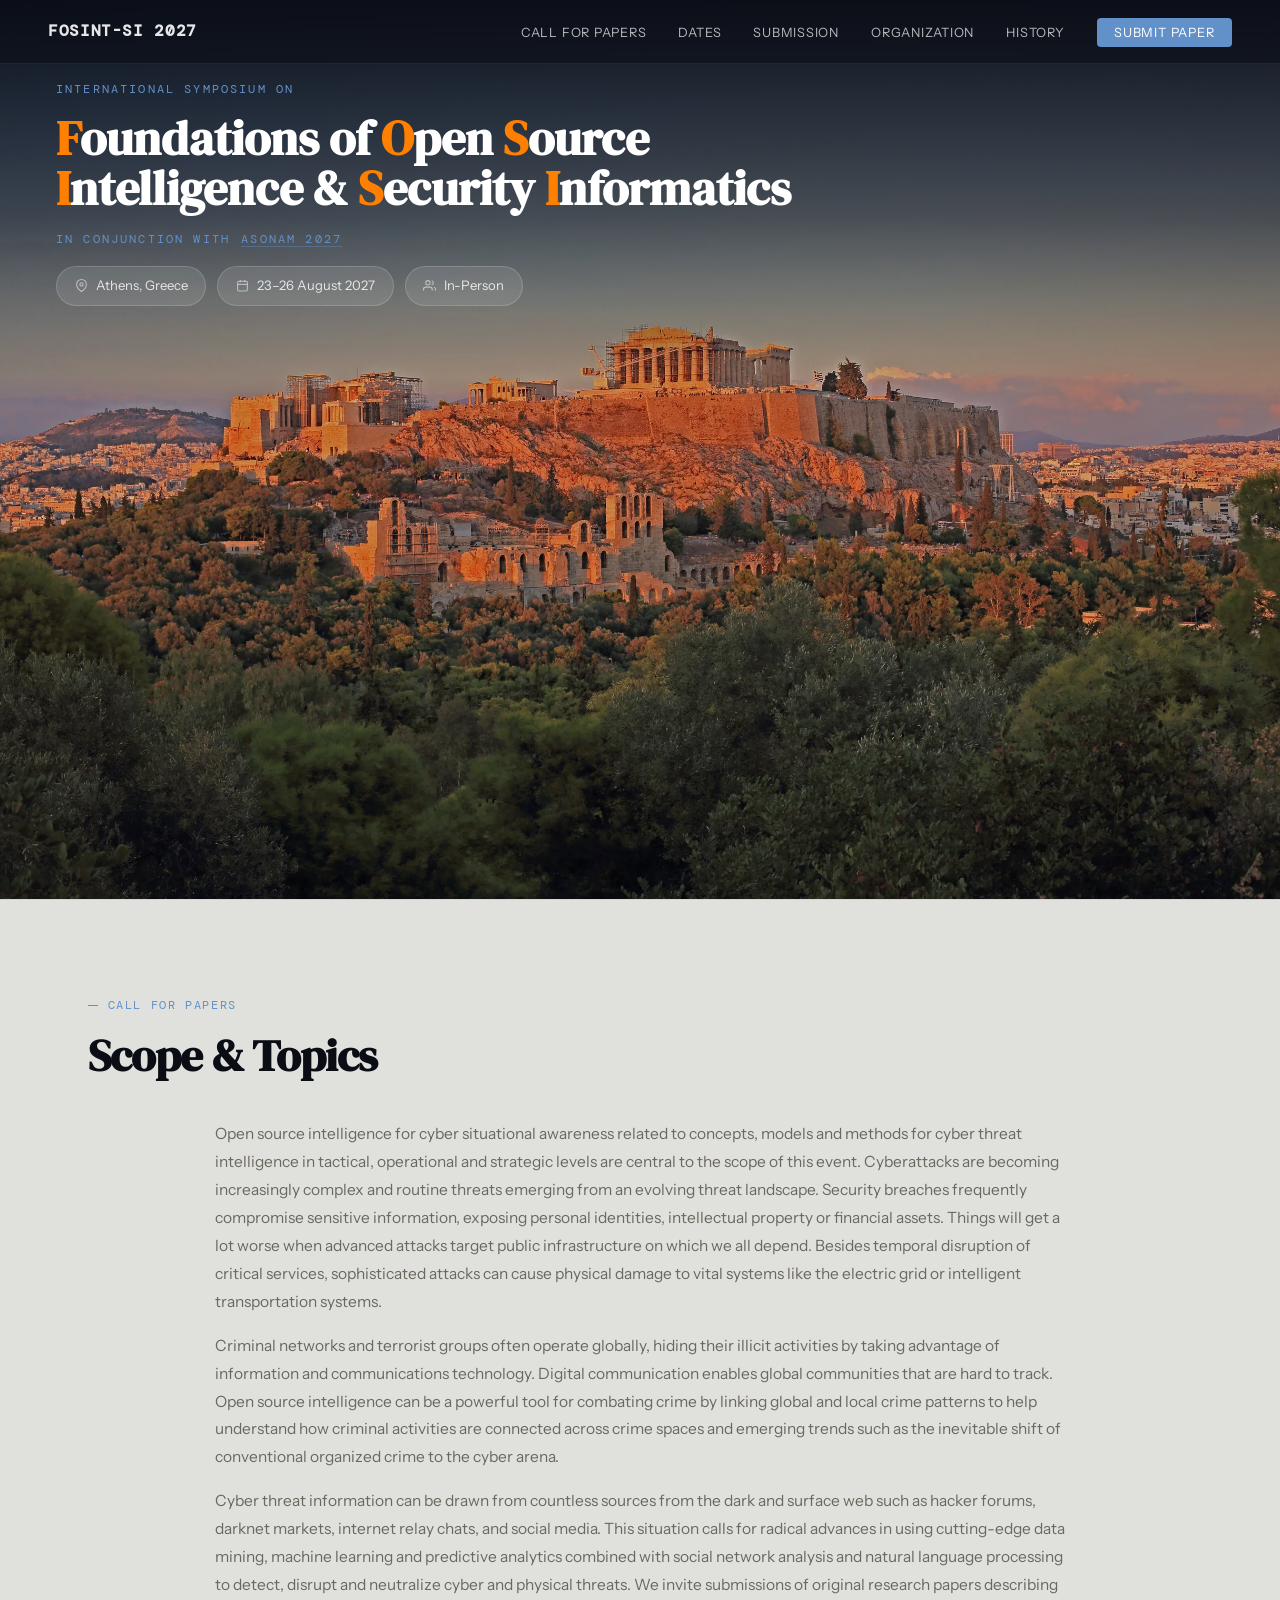
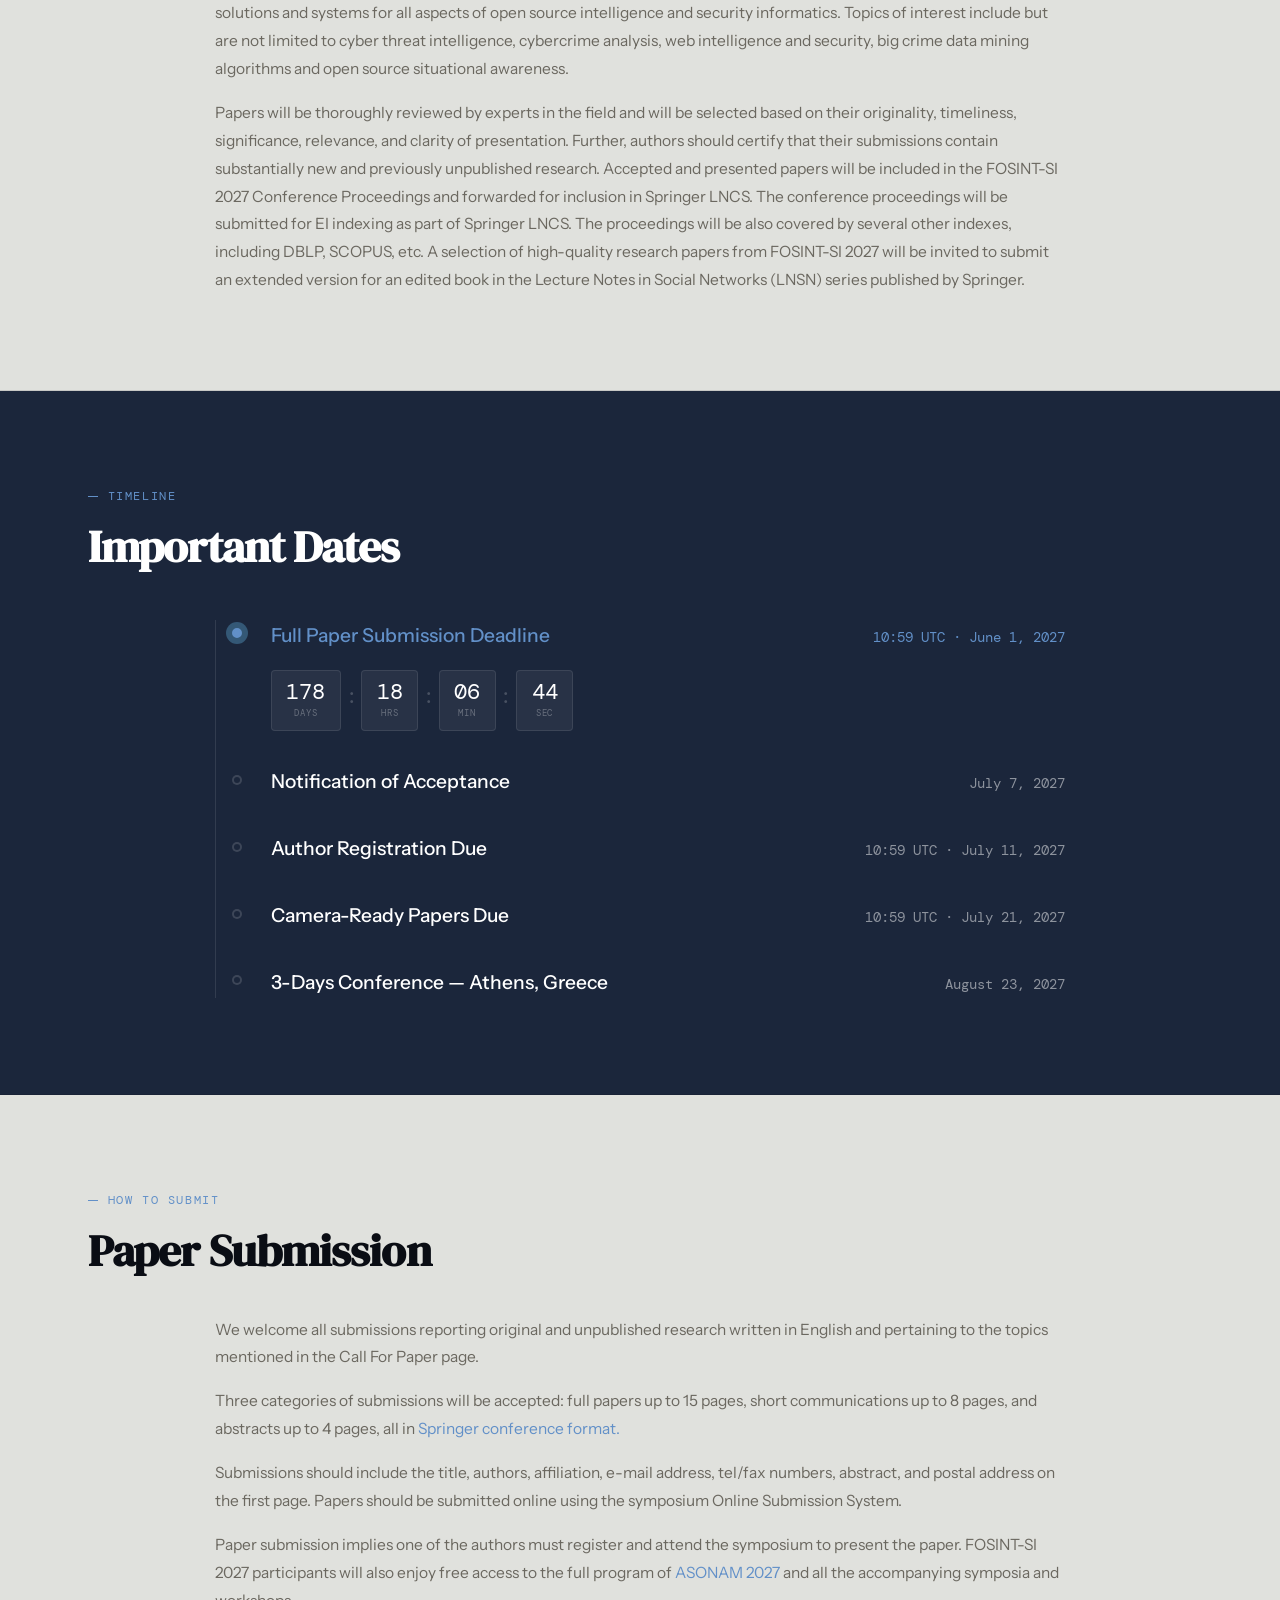
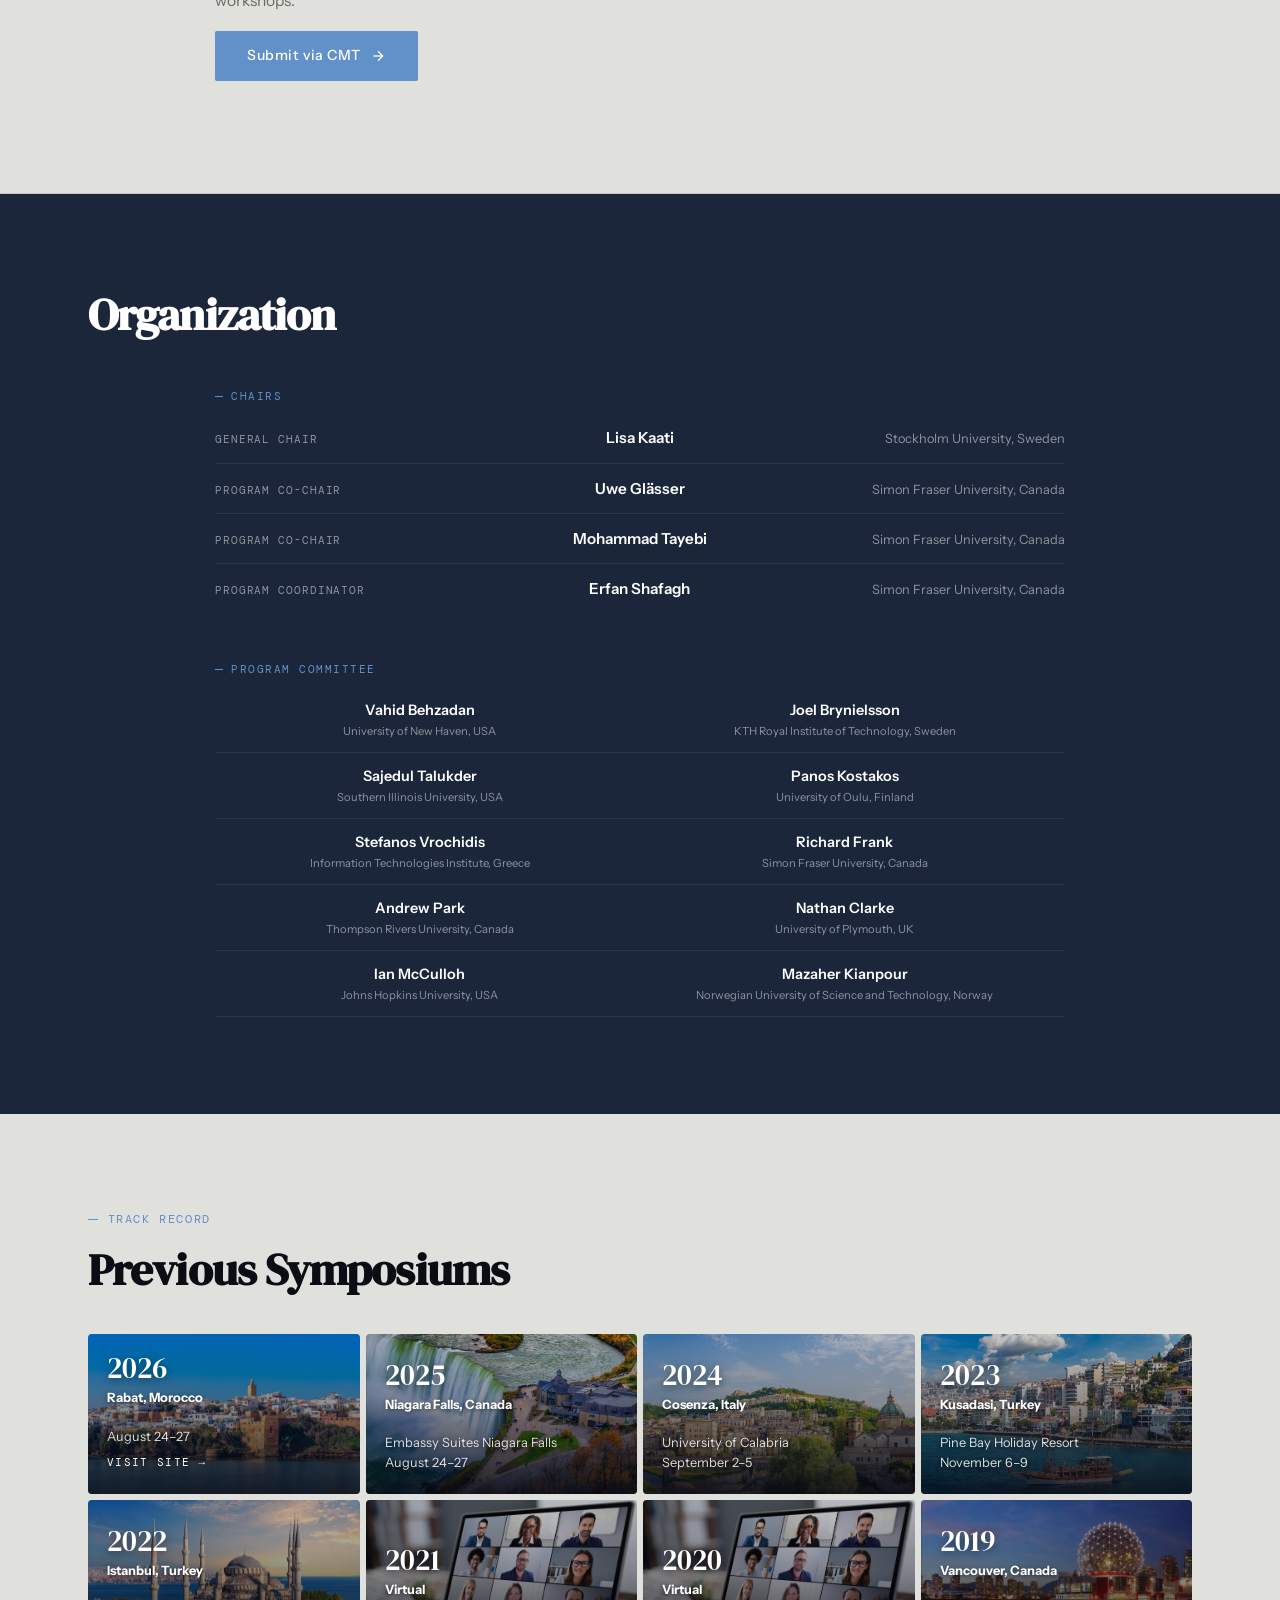
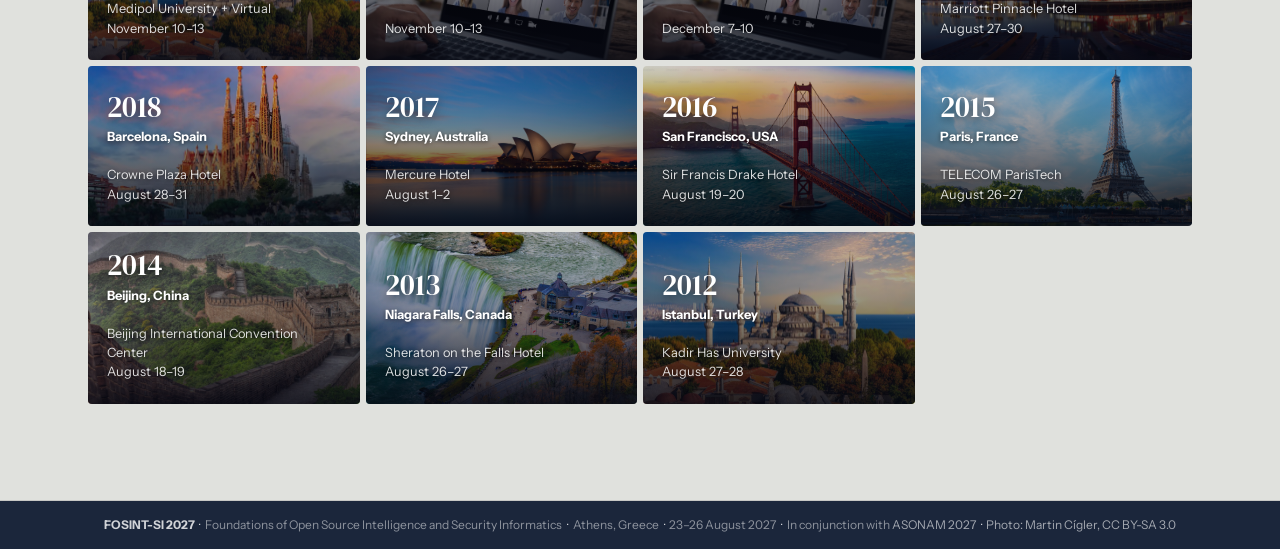
<file: index.html>
<!DOCTYPE html>
<html lang="en">
<head>
  <meta charset="UTF-8">
  <meta name="viewport" content="width=device-width, initial-scale=1.0">
  <title>FOSINT-SI 2027 — Foundations of Open Source Intelligence & Security Informatics</title>
  <meta name="description" content="FOSINT-SI 2027 — International Symposium on Foundations of Open Source Intelligence and Security Informatics. August 23–26, 2027, Athens, Greece. In conjunction with ASONAM 2027.">
  <meta name="keywords" content="FOSINT-SI, open source intelligence, security informatics, cyber threat intelligence, OSINT, ASONAM 2027, cybersecurity conference, Athens 2027">
  <meta name="robots" content="index, follow">
  <link href="https://fonts.googleapis.com/css2?family=DM+Serif+Display:ital@0;1&family=DM+Mono:wght@400;500&family=Instrument+Sans:wght@400;500;600&display=swap" rel="stylesheet">
  <link rel="stylesheet" href="style.css">
</head>
<body>

<!-- ══ NAV ══ -->
<nav id="mainNav">
  <a href="#hero" class="nav-logo"></a>

  <ul class="nav-links">
    <li><a href="#calls">Call for Papers</a></li>
    <li><a href="#dates">Dates</a></li>
    <li><a href="#submission">Submission</a></li>
    <li><a href="#organization">Organization</a></li>
    <li><a href="#history">History</a></li>
    <li><a href="#" class="nav-cta">Submit Paper</a></li>
  </ul>

  <button class="nav-burger" aria-label="Open menu" aria-expanded="false">
    <span></span><span></span><span></span>
  </button>
</nav>

<!-- ══ MOBILE DRAWER ══ -->
<div class="nav-drawer" role="dialog" aria-label="Navigation menu">
  <ul>
    <li><a href="#calls">Call for Papers</a></li>
    <li><a href="#dates">Important Dates</a></li>
    <li><a href="#submission">Submission</a></li>
    <li><a href="#organization">Organization</a></li>
    <li><a href="#history">Previous Symposiums</a></li>
  </ul>
  <a href="#" class="drawer-cta">Submit Paper</a>
</div>

<!-- ══ HERO ══ -->
<section id="hero">
  <div class="hero-bg"></div>
  <div class="hero-overlay"></div>
  <div class="hero-content">
    <div class="hero-eyebrow"></div>
    <h1></h1>
    <div class="hero-conjunction"></div>
    <div class="hero-pills"></div>
  </div>
</section>

<!-- ══ CALL FOR PAPERS ══ -->
<section id="calls">
  <div class="section-inner cfp-single">
    <div class="cfp-header">
      <div class="section-label">Call for Papers</div>
      <h2>Scope &amp; Topics</h2>
    </div>
    <div class="section-body-centered">
      <div class="cfp-body-prose">
        <div class="cfp-prose"></div>
      </div>
    </div>
  </div>
</section>

<!-- ══ IMPORTANT DATES ══ -->
<section id="dates">
  <div class="section-inner dates-single">
    <div class="dates-header">
      <div class="section-label">Timeline</div>
      <h2>Important Dates</h2>
    </div>
    <div class="section-body-centered">
      <div class="timeline"></div>
    </div>
  </div>
</section>

<!-- ══ SUBMISSION ══ -->
<section id="submission">
  <div class="section-inner sub-single">
    <div class="sub-header">
      <div class="section-label">How to Submit</div>
      <h2>Paper Submission</h2>
    </div>
    <div class="section-body-centered">
      <div class="sub-body-prose">
        <div class="sub-prose"></div>
      </div>
    </div>
  </div>
</section>

<!-- ══ ORGANIZATION ══ -->
<section id="organization">
  <div class="section-inner org-single">
    <div class="org-header">
      <h2>Organization</h2>
    </div>
    <div class="org-body">
      <div class="org-group">
        <div class="org-group-label">Chairs</div>
        <div class="org-chairs-list"></div>
      </div>
      <div class="org-group">
        <div class="org-group-label">Program Committee</div>
        <div class="pc-list"></div>
      </div>
    </div>
  </div>
</section>

<!-- ══ PREVIOUS EDITIONS ══ -->
<section id="history">
  <div class="section-inner">
    <div class="section-label">Track Record</div>
    <h2>Previous Symposiums</h2>
    <div class="editions-grid"></div>
  </div>
</section>

<!-- ══ FOOTER ══ -->
<footer id="footer"></footer>

<script src="data.js"></script>
<script src="main.js"></script>

</body>
</html>
</file>
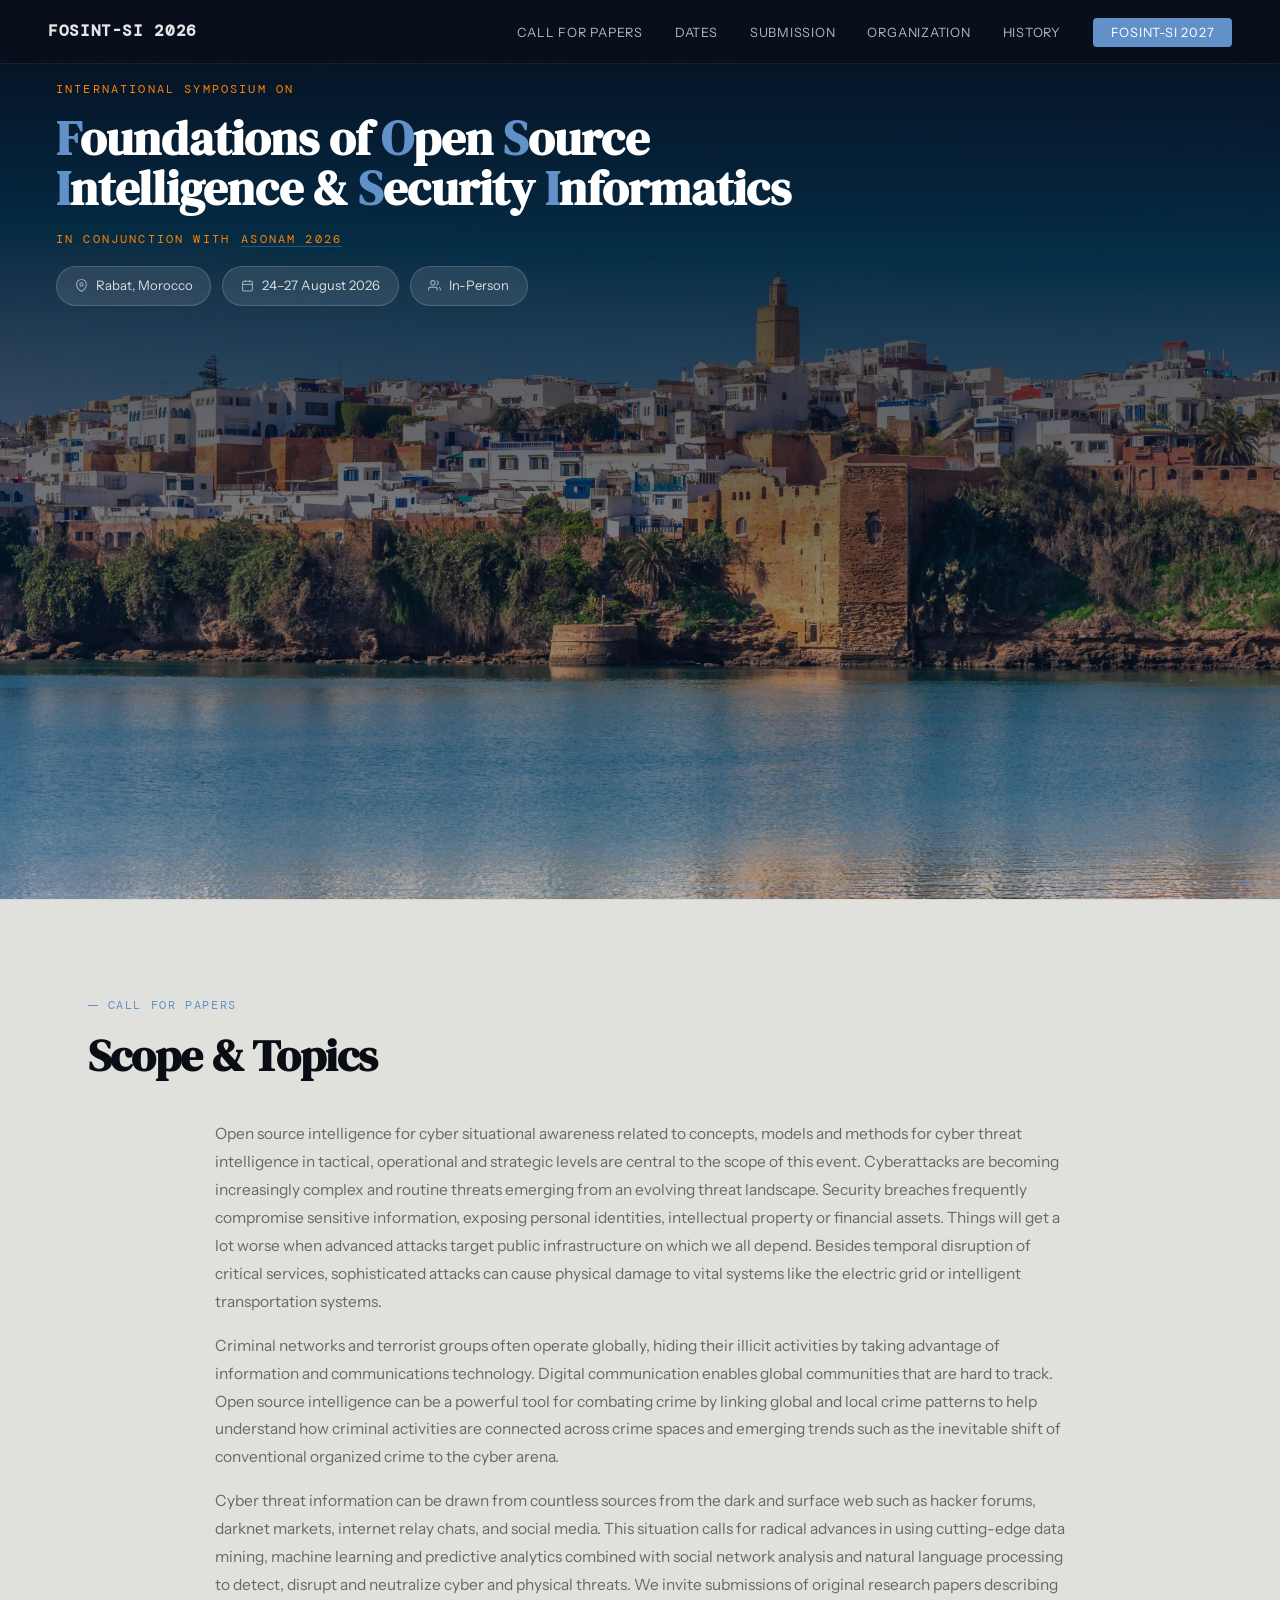
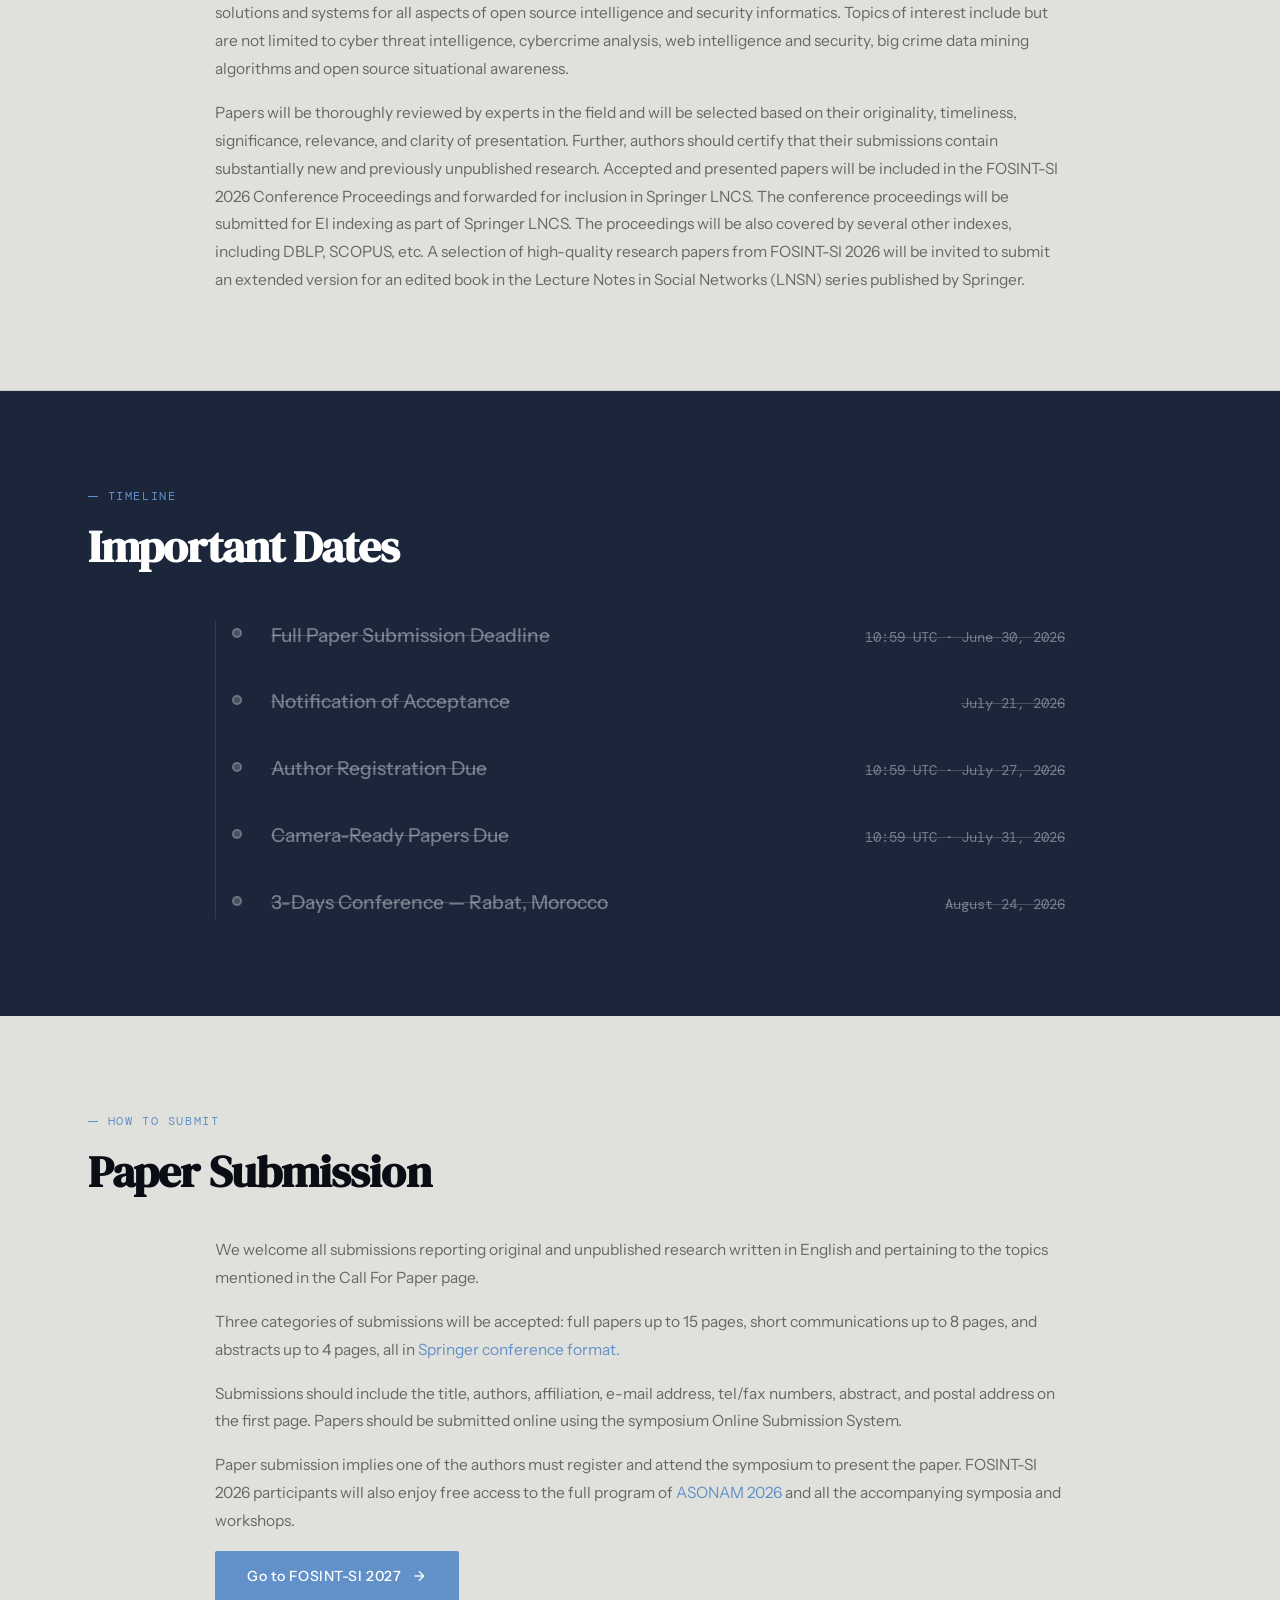
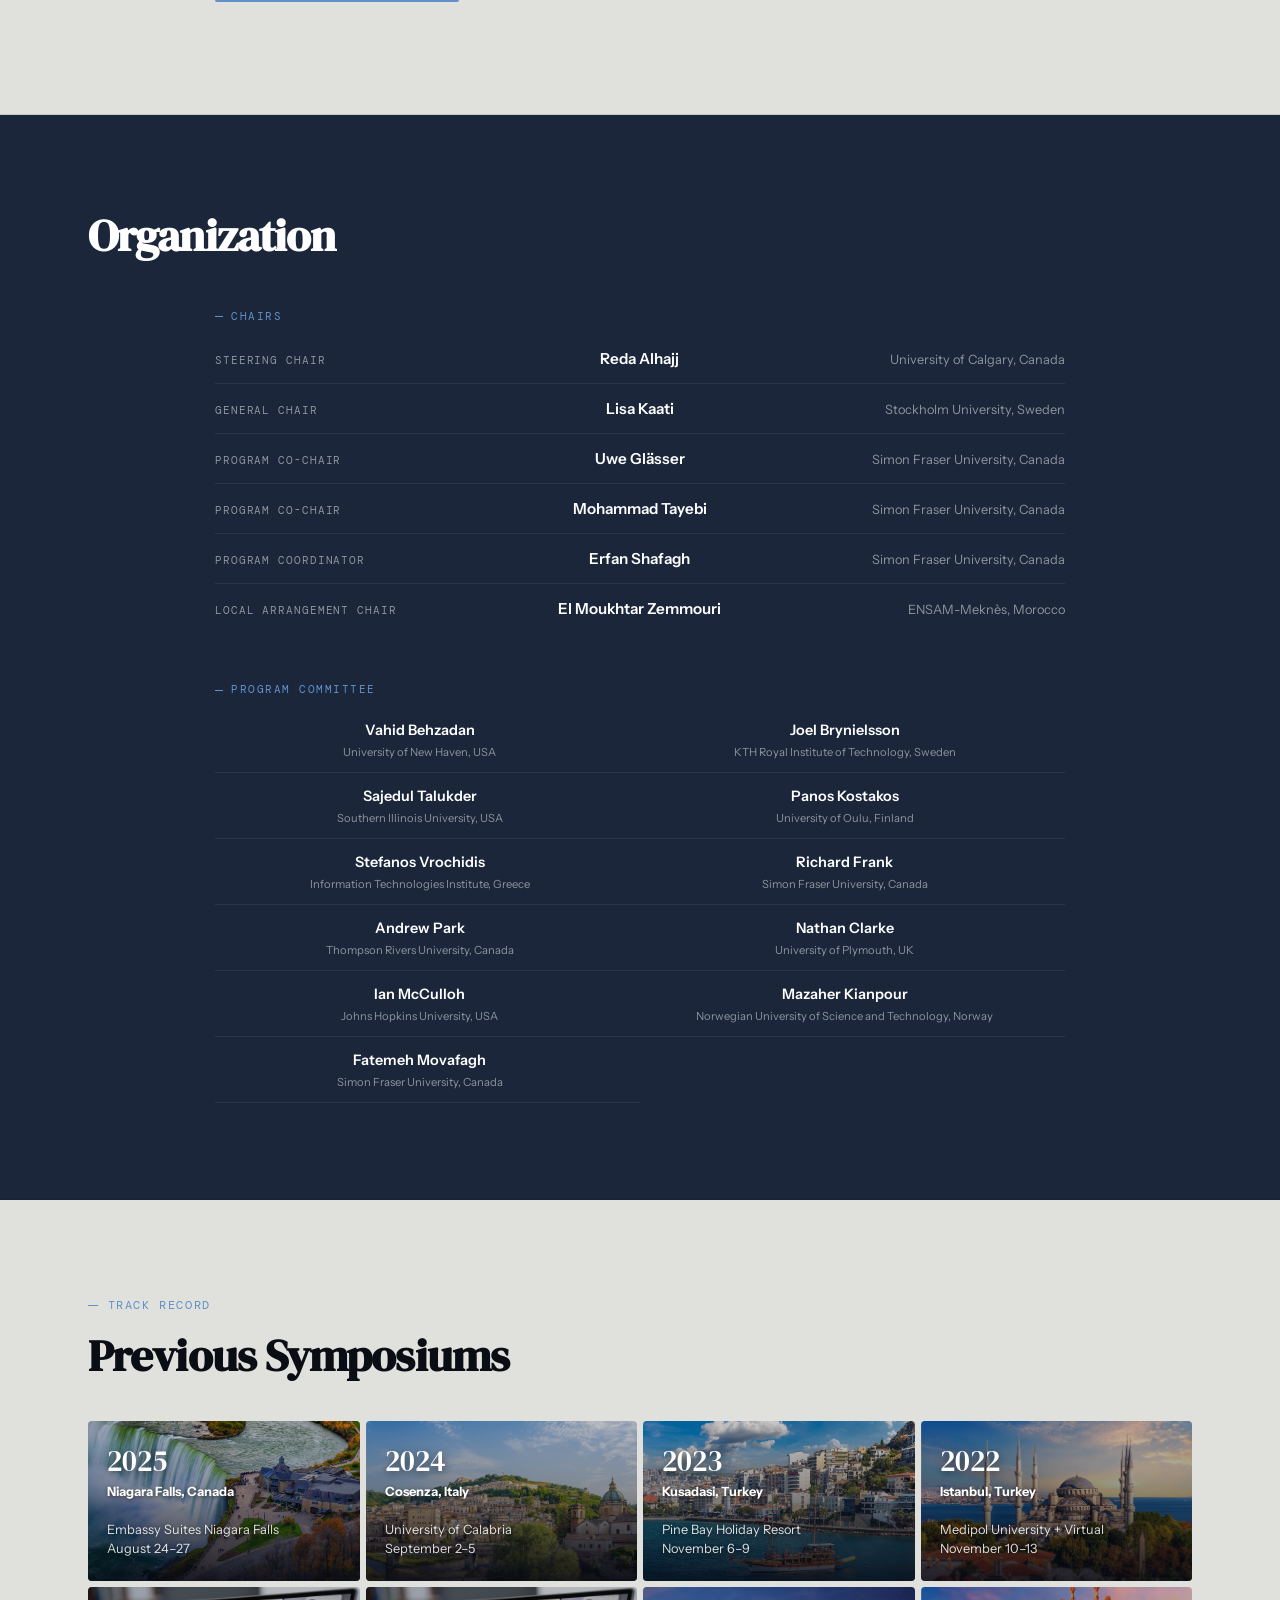
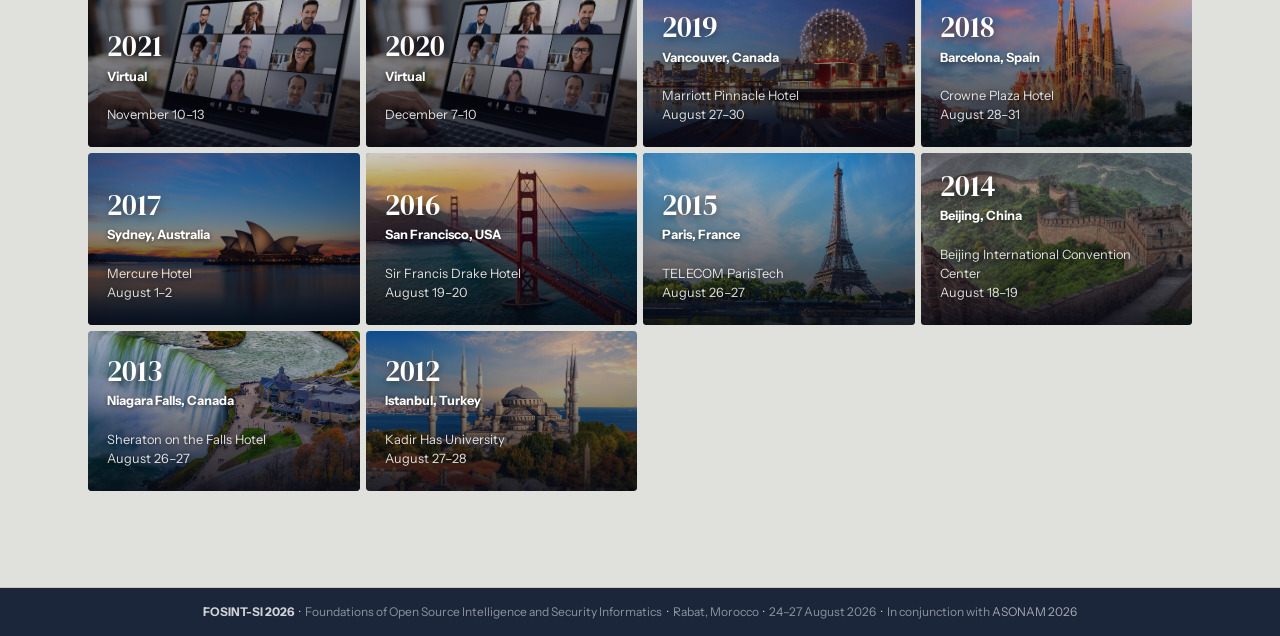
<file: 2026/index.html>
<!DOCTYPE html>
<html lang="en">
<head>
  <meta charset="UTF-8">
  <meta name="viewport" content="width=device-width, initial-scale=1.0">
  <title>FOSINT-SI 2026 — Foundations of Open Source Intelligence & Security Informatics</title>
  <meta name="description" content="FOSINT-SI 2026 — International Symposium on Foundations of Open Source Intelligence and Security Informatics. August 24–27, 2026, Rabat, Morocco. In conjunction with ASONAM 2026.">
  <meta name="keywords" content="FOSINT-SI, open source intelligence, security informatics, cyber threat intelligence, OSINT, ASONAM 2026, cybersecurity conference, Rabat 2026">
  <meta name="robots" content="index, follow">
  <link href="https://fonts.googleapis.com/css2?family=DM+Serif+Display:ital@0;1&family=DM+Mono:wght@400;500&family=Instrument+Sans:wght@400;500;600&display=swap" rel="stylesheet">
  <link rel="stylesheet" href="style.css">
</head>
<body>

<!-- ══ NAV ══ -->
<nav id="mainNav">
  <a href="#hero" class="nav-logo"></a>

  <ul class="nav-links">
    <li><a href="#calls">Call for Papers</a></li>
    <li><a href="#dates">Dates</a></li>
    <li><a href="#submission">Submission</a></li>
    <li><a href="#organization">Organization</a></li>
    <li><a href="#history">History</a></li>
    <li><a href="#" class="nav-cta">FOSINT-SI 2027</a></li>
  </ul>

  <button class="nav-burger" aria-label="Open menu" aria-expanded="false">
    <span></span><span></span><span></span>
  </button>
</nav>

<!-- ══ MOBILE DRAWER ══ -->
<div class="nav-drawer" role="dialog" aria-label="Navigation menu">
  <ul>
    <li><a href="#calls">Call for Papers</a></li>
    <li><a href="#dates">Important Dates</a></li>
    <li><a href="#submission">Submission</a></li>
    <li><a href="#organization">Organization</a></li>
    <li><a href="#history">Previous Symposiums</a></li>
  </ul>
  <a href="#" class="drawer-cta">FOSINT-SI 2027</a>
</div>

<!-- ══ HERO ══ -->
<section id="hero">
  <div class="hero-bg"></div>
  <div class="hero-overlay"></div>
  <div class="hero-content">
    <div class="hero-eyebrow"></div>
    <h1></h1>
    <div class="hero-conjunction"></div>
    <div class="hero-pills"></div>
  </div>
</section>

<!-- ══ CALL FOR PAPERS ══ -->
<section id="calls">
  <div class="section-inner cfp-single">
    <div class="cfp-header">
      <div class="section-label">Call for Papers</div>
      <h2>Scope &amp; Topics</h2>
    </div>
    <div class="section-body-centered">
      <div class="cfp-body-prose">
        <div class="cfp-prose"></div>
      </div>
    </div>
  </div>
</section>

<!-- ══ IMPORTANT DATES ══ -->
<section id="dates">
  <div class="section-inner dates-single">
    <div class="dates-header">
      <div class="section-label">Timeline</div>
      <h2>Important Dates</h2>
    </div>
    <div class="section-body-centered">
      <div class="timeline"></div>
    </div>
  </div>
</section>

<!-- ══ SUBMISSION ══ -->
<section id="submission">
  <div class="section-inner sub-single">
    <div class="sub-header">
      <div class="section-label">How to Submit</div>
      <h2>Paper Submission</h2>
    </div>
    <div class="section-body-centered">
      <div class="sub-body-prose">
        <div class="sub-prose"></div>
      </div>
    </div>
  </div>
</section>

<!-- ══ ORGANIZATION ══ -->
<section id="organization">
  <div class="section-inner org-single">
    <div class="org-header">
      <h2>Organization</h2>
    </div>
    <div class="org-body">
      <div class="org-group">
        <div class="org-group-label">Chairs</div>
        <div class="org-chairs-list"></div>
      </div>
      <div class="org-group">
        <div class="org-group-label">Program Committee</div>
        <div class="pc-list"></div>
      </div>
    </div>
  </div>
</section>

<!-- ══ PREVIOUS EDITIONS ══ -->
<section id="history">
  <div class="section-inner">
    <div class="section-label">Track Record</div>
    <h2>Previous Symposiums</h2>
    <div class="editions-grid"></div>
  </div>
</section>

<!-- ══ FOOTER ══ -->
<footer id="footer"></footer>

<script src="data.js"></script>
<script src="main.js"></script>

</body>
</html>
</file>
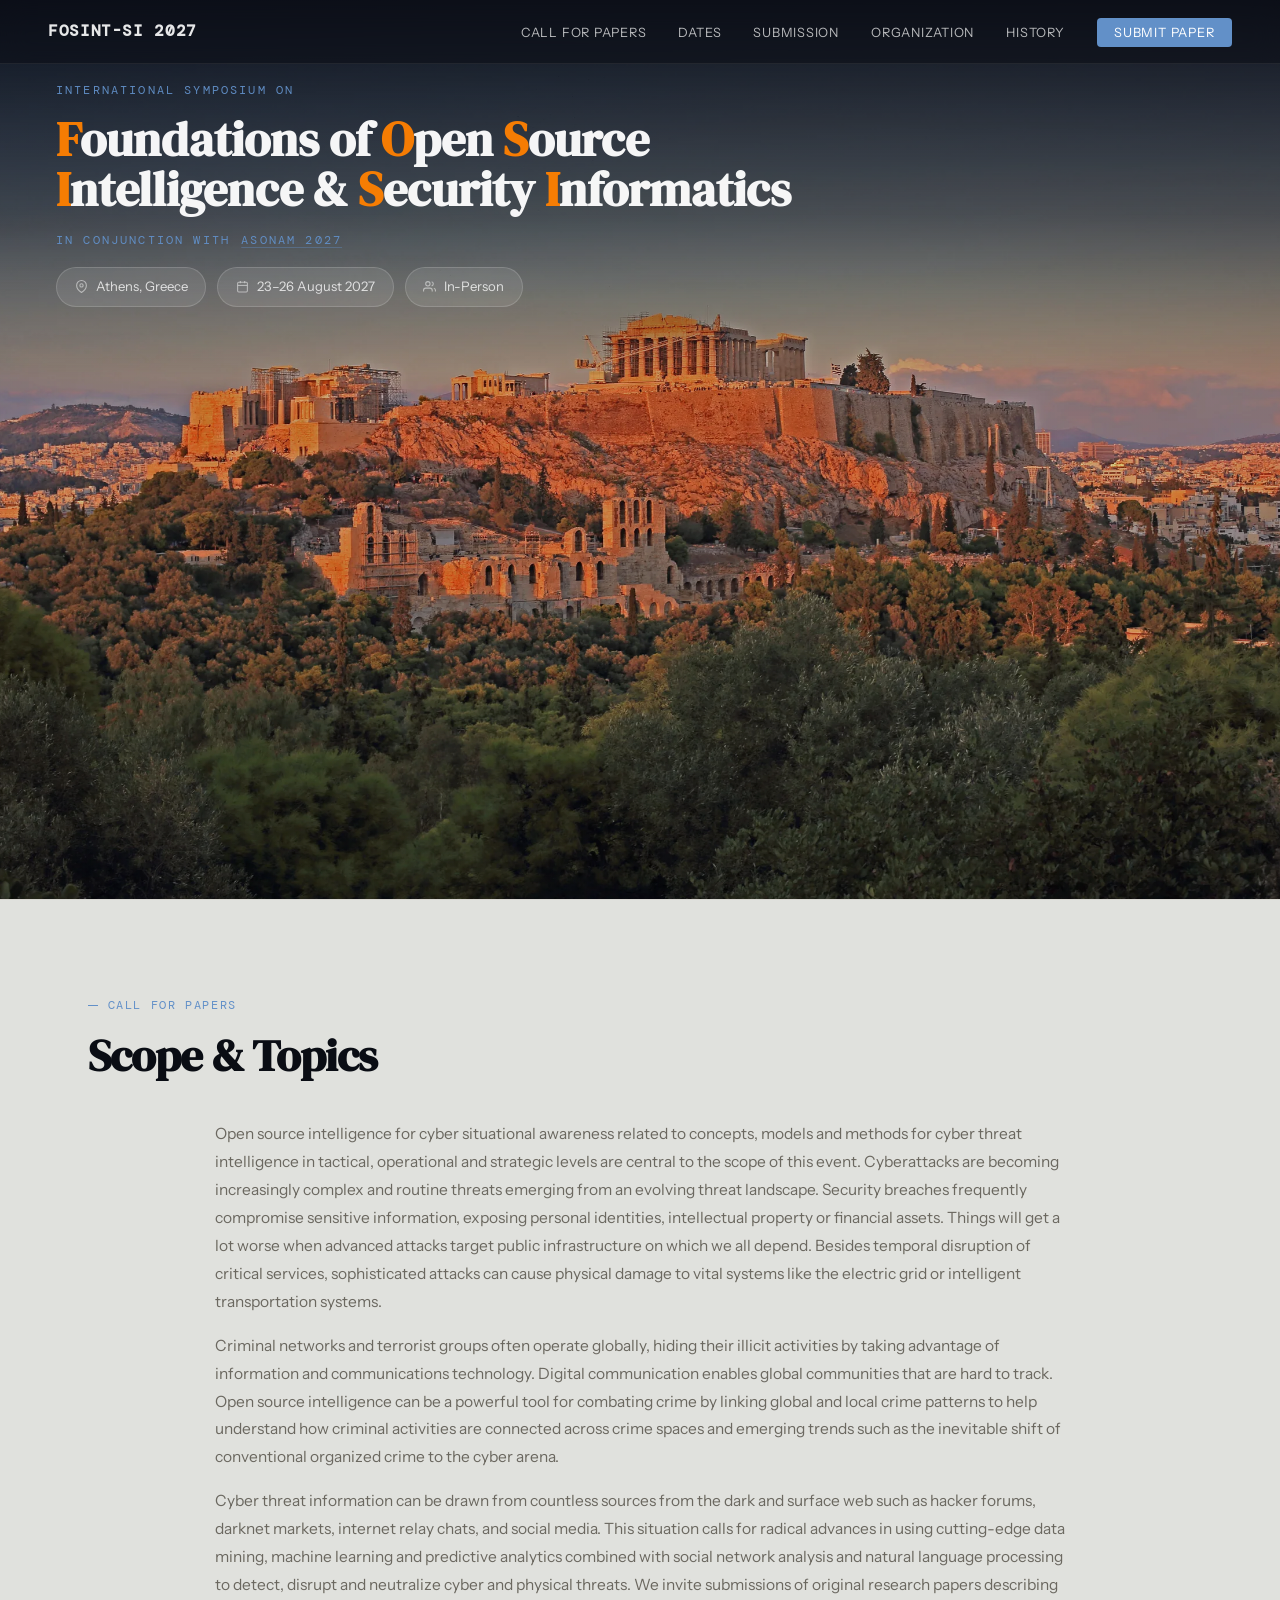
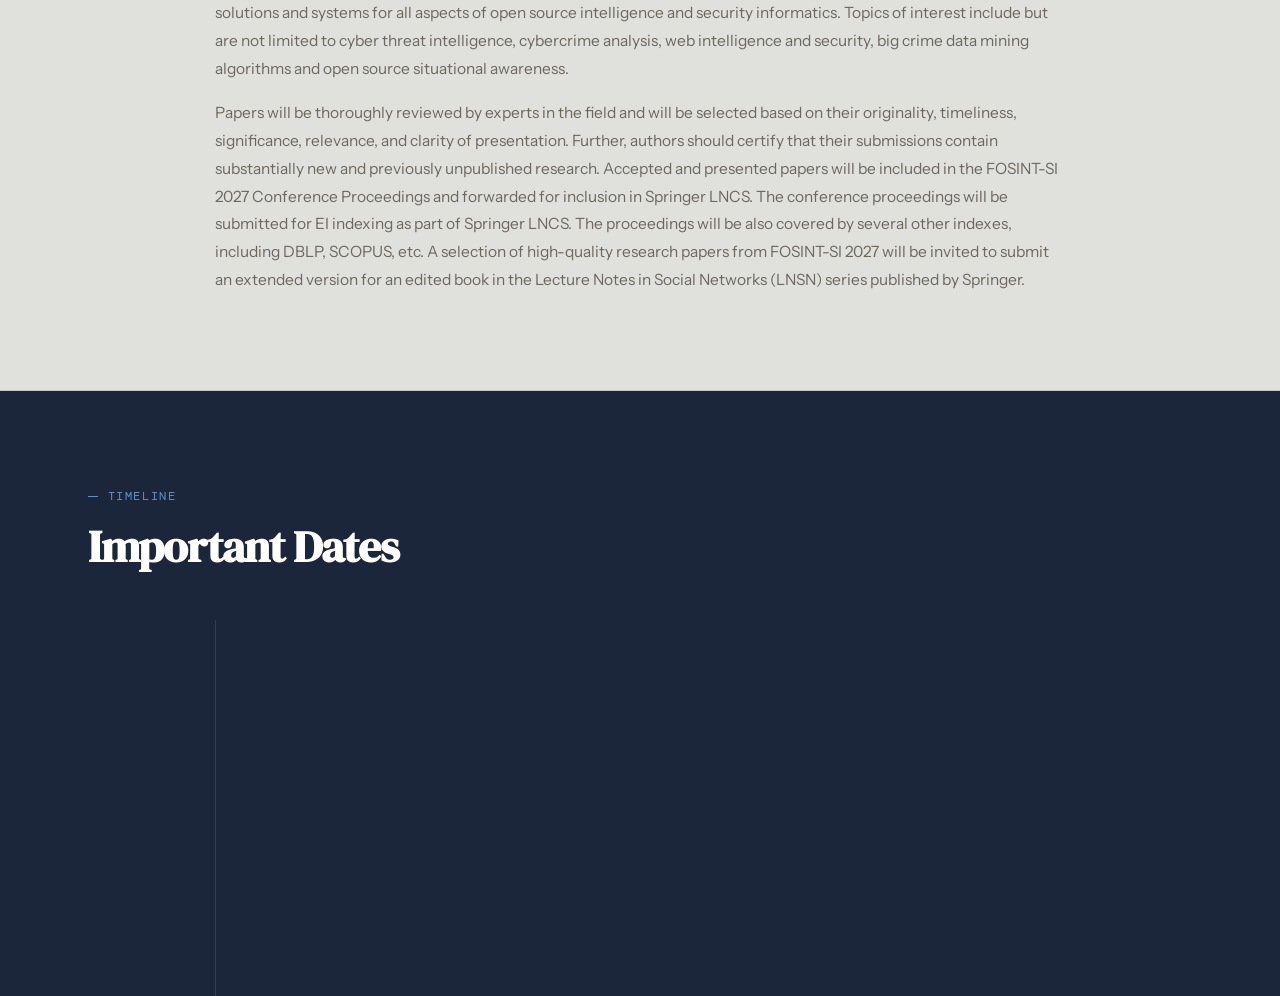
<file: 2027/index.html>
<!DOCTYPE html>
<html lang="en">
<head>
  <meta charset="UTF-8">
  <title>FOSINT-SI 2027</title>
  <meta http-equiv="refresh" content="0; url=../">
  <link rel="canonical" href="https://fosint-si.github.io/">
  <meta name="robots" content="noindex">
</head>
<body>
  <p><a href="../">Continue to FOSINT-SI 2027</a></p>
</body>
</html>
</file>
<file: style.css>
/**
 * FOSINT-SI — style.css
 */

:root {
  --ink:          #0a0d14;
  --paper:        #f5f2ec;
  --accent:       #6290c8;
  --yellow:      #ff8000;
  --muted:        #6b6860;
  --rule:         rgba(10, 13, 20, 0.12);

  --white:        #ffffff;
  --white-90:     rgba(255, 255, 255, 0.9);
  --white-85:     rgba(255, 255, 255, 0.85);
  --white-82:     rgba(255, 255, 255, 0.82);
  --white-80:     rgba(255, 255, 255, 0.8);
  --white-70:     rgba(255, 255, 255, 0.7);
  --white-60:     rgba(255, 255, 255, 0.6);
  --white-50:     rgba(255, 255, 255, 0.5);
  --white-40:     rgba(255, 255, 255, 0.4);
  --white-30:     rgba(255, 255, 255, 0.3);
  --white-20:     rgba(255, 255, 255, 0.2);
  --white-16:     rgba(255, 255, 255, 0.16);
  --white-15:     rgba(255, 255, 255, 0.15);
  --white-10:     rgba(255, 255, 255, 0.1);
  --white-09:     rgba(255, 255, 255, 0.09);
  --white-07:     rgba(255, 255, 255, 0.07);
  --white-06:     rgba(255, 255, 255, 0.06);

  --ink-94:       rgba(6, 8, 16, 0.94);
  --ink-88:       rgba(6, 8, 18, 0.88);
  --ink-82:       rgba(6, 8, 18, 0.82);
  --ink-60:       rgba(6, 8, 16, 0.60);
  --ink-50:       rgba(10, 13, 20, 0.5);
  --ink-45:       rgba(6, 8, 18, 0.45);
  --ink-38:       rgba(6, 8, 18, 0.38);
  --ink-20:       rgba(6, 8, 16, 0.20);
  --ink-15:       rgba(6, 8, 18, 0.15);

  --ink-dark:     #1b263b;
  --bg-offset:    #e0e1dd;

  --pulse-inner:  rgba(109, 201, 255, 0.3);
  --pulse-outer:  rgba(171, 198, 255, 0.1);
}


/* ── Reset ── */

*, *::before, *::after { box-sizing: border-box; margin: 0; padding: 0; }
html { scroll-behavior: smooth; }

::-webkit-scrollbar { width: 6px; }
::-webkit-scrollbar-track { background: transparent; }
::-webkit-scrollbar-thumb {
  background: var(--accent);
  border-radius: 99px;
  opacity: 0.3;
}
::-webkit-scrollbar-track { background: var(--ink-dark); opacity: 0.1; }

body {
  background: var(--paper);
  color: var(--ink);
  font-family: 'Instrument Sans', sans-serif;
  font-size: 16px;
  line-height: 1.65;
  overflow-x: hidden;
}


/* ── Nav ── */

nav {
  position: fixed; top: 0; left: 0; right: 0; z-index: 100;
  display: flex; align-items: center; justify-content: space-between;
  padding: 0 3rem; height: 64px;
  background: var(--ink-50);
  backdrop-filter: blur(14px);
  border-bottom: 1px solid var(--white-07);
  transition: background 0.4s, border-color 0.4s;
}
nav.scrolled {
  background: var(--paper);
  border-bottom: 1px solid var(--rule);
}

.nav-logo {
  font-family: 'DM Mono', monospace;
  font-size: 1rem; font-weight: 600; letter-spacing: 0.04em;
  color: var(--white-90);
  text-decoration: none;
  transition: color 0.4s;
  z-index: 101;
}
nav.scrolled .nav-logo { color: var(--accent); }

.nav-links { display: flex; gap: 2rem; list-style: none; }
.nav-links a {
  font-size: 0.8rem; letter-spacing: 0.06em; text-transform: uppercase;
  color: var(--white-70);
  text-decoration: none;
  transition: color 0.3s;
}
.nav-links a:hover { color: var(--white); }
nav.scrolled .nav-links a { color: var(--ink); }
nav.scrolled .nav-links a:hover { color: var(--accent); }

.nav-cta {
  background: var(--accent) !important;
  color: var(--white) !important;
  padding: 0.45rem 1.1rem;
  border-radius: 4px;
}
nav.scrolled .nav-cta { color: var(--white) !important; }

.nav-burger {
  display: none;
  flex-direction: column; justify-content: center; align-items: center;
  gap: 5px;
  width: 36px; height: 36px;
  background: none; border: none; cursor: pointer;
  z-index: 101; padding: 4px;
}
.nav-burger span {
  display: block; width: 22px; height: 2px;
  background: var(--white-85);
  border-radius: 2px;
  transition: transform 0.3s, opacity 0.3s, background 0.4s;
}
nav.scrolled .nav-burger span { background: var(--ink); }
.nav-burger.open span:nth-child(1) { transform: translateY(7px) rotate(45deg); }
.nav-burger.open span:nth-child(2) { opacity: 0; }
.nav-burger.open span:nth-child(3) { transform: translateY(-7px) rotate(-45deg); }

.nav-drawer {
  display: none;
  position: fixed; top: 64px; left: 0; right: 0; bottom: 0;
  background: var(--ink);
  flex-direction: column;
  padding: 2.5rem 2rem;
  z-index: 99;
  overflow-y: auto;
  transform: translateX(100%);
  transition: transform 0.35s cubic-bezier(0.4, 0, 0.2, 1);
}
.nav-drawer.open { transform: translateX(0); }
.nav-drawer ul { list-style: none; display: flex; flex-direction: column; gap: 0; }
.nav-drawer ul li { border-bottom: 1px solid var(--white-07); }
.nav-drawer ul li a {
  display: block; padding: 1.1rem 0;
  font-size: 1.1rem; letter-spacing: 0.04em;
  color: var(--white-80); text-decoration: none;
  transition: color 0.2s, padding-left 0.2s;
}
.nav-drawer ul li a:hover { color: var(--white); padding-left: 0.5rem; }
.nav-drawer .drawer-cta {
  display: inline-flex; align-items: center; gap: 0.5rem;
  margin-top: 2rem; padding: 0.85rem 1.8rem;
  background: var(--accent); color: var(--white);
  font-size: 0.95rem; font-weight: 500; letter-spacing: 0.04em;
  text-decoration: none; border-radius: 2px; width: fit-content;
}


/* ── Hero ── */

#hero {
  position: relative;
  min-height: 100svh;
  display: flex; flex-direction: column; justify-content: flex-start;
  overflow: hidden;
}

.hero-bg {
  position: absolute; inset: 0; z-index: 0;
  background-size: cover;
  background-position: center 40%;
  animation: heroZoom 15s ease-in-out infinite alternate;
}
@keyframes heroZoom {
  from { transform: scale(1.10); }
  to   { transform: scale(1.00); }
}

.hero-overlay {
  position: absolute; inset: 0; z-index: 1;
  background: linear-gradient(
    to bottom,
    var(--ink-94)  0%,
    var(--ink-60) 24%,
    var(--ink-15) 42%,
    var(--ink-15) 100%
  );
}

.hero-content {
  position: relative; z-index: 2;
  padding: 5rem 3.5rem 5.5rem;
  max-width: 900px;
  animation: fadeUp 1s ease both;
}

.hero-eyebrow {
  font-family: 'DM Mono', monospace;
  font-size: 0.75rem; letter-spacing: 0.18em; text-transform: uppercase;
  color: var(--accent); margin-bottom: 0.8rem;
  display: flex; align-items: center; gap: 0.7rem;
}

.hero-conjunction {
  font-family: 'DM Mono', monospace;
  font-size: 0.75rem; letter-spacing: 0.18em; text-transform: uppercase;
  color: var(--accent);
  display: flex; align-items: center; gap: 0.7rem;
  margin-bottom: 1rem;
}

.hero-conjunction a {
  color: var(--accent);
  text-decoration: underline;
  text-decoration-color: rgba(98, 144, 200, 0.4);
  text-underline-offset: 3px;
  transition: text-decoration-color 0.2s;
}
.hero-conjunction a:hover {
  text-decoration-color: var(--accent);
}

h1 {
  font-family: 'DM Serif Display', serif;
  font-size: clamp(2.5rem, 6vw, 3.0rem);
  line-height: 1.06; letter-spacing: 0em;
  color: var(--white); margin-bottom: 1rem;
}
h1 em { color: var(--yellow); font-style: normal; }

.hero-pills { display: flex; flex-wrap: wrap; gap: 0.7rem; }
.hero-pill {
  display: flex; align-items: center; gap: 0.5rem;
  padding: 0.5rem 1.1rem;
  background: var(--white-10);
  border: 1px solid var(--white-16);
  border-radius: 99px;
  font-size: 0.82rem; color: var(--white-82);
  backdrop-filter: blur(6px);
}
.hero-pill svg { flex-shrink: 0; opacity: 0.65; }


/* ── Sections — Shared ── */

section { border-bottom: 1px solid var(--rule); }

.section-inner {
  max-width: 1200px; margin: 0 auto; padding: 6rem 3rem;
}

.section-label {
  font-family: 'DM Mono', monospace;
  font-size: 0.72rem; letter-spacing: 0.14em; text-transform: uppercase;
  color: var(--accent); margin-bottom: 1rem;
  display: flex; align-items: center; gap: 0.6rem;
}
.section-label::before {
  content: ''; display: block; width: 10px; height: 1px; background: var(--accent);
}

h2 {
  font-family: 'DM Serif Display', serif;
  font-size: clamp(2rem, 3.5vw, 3rem);
  line-height: 1.1; letter-spacing: -0.02em; margin-bottom: 2rem;
}

.section-body-centered {
  max-width: 850px;
  margin: 0 auto;
}

#calls        { background: var(--bg-offset); }
#dates        { background: var(--ink-dark); }
#submission   { background: var(--bg-offset); }
#organization { background: var(--ink-dark); }
#history      { background: var(--bg-offset); }


/* ── Organization — Dark Overrides ── */

#organization h2                       { color: var(--white); }
#organization .section-label           { color: var(--accent); }
#organization .section-label::before   { background: var(--accent); }
#organization .org-group-label         { color: var(--accent); }
#organization .org-group-label::before { background: var(--accent); }
#organization .org-list-item           { border-bottom-color: var(--white-07); }
#organization .org-list-item:hover     { background: var(--white-06); }
#organization .org-list-role           { color: var(--white-50); }
#organization .org-list-name           { color: var(--white); }
#organization .org-list-affil          { color: var(--white-50); }
#organization .pc-list-item            { border-bottom-color: var(--white-07); }
#organization .pc-list-name            { color: var(--white); }
#organization .pc-list-affil           { color: var(--white-50); }


/* ── Call for Papers ── */

.cfp-header { margin-bottom: 2.5rem; }
.cfp-header h2 { margin-bottom: 0; }

.cfp-prose p {
  color: var(--muted); font-size: 0.97rem; line-height: 1.8;
  margin-bottom: 1rem;
}
.cfp-prose p:last-child { margin-bottom: 0; }

.cfp-body-prose {
  display: flex;
  flex-direction: column;
  gap: 1rem;
}


/* ── Important Dates — Dark Background ── */

#dates h2             { color: var(--white); }
#dates .section-label { color: var(--accent); }
#dates .section-label::before { background: var(--accent); }

.dates-header { margin-bottom: 3rem; }
.dates-header h2 { margin-bottom: 0; }

/* ── Timeline ── */

.timeline {
  position: relative;
  padding-left: 1.5rem;
}
.timeline::before {
  content: ''; position: absolute; left: 0; top: 0; bottom: 0;
  width: 1px; background: var(--white-10);
}

.tl-item {
  position: relative;
  padding: 0 0 2.2rem 2rem;
  opacity: 0; transform: translateY(14px);
  transition: opacity 0.5s ease, transform 0.5s ease;
}
.tl-item.visible { opacity: 1; transform: none; }
.tl-item:last-child { padding-bottom: 0; }

.tl-dot {
  position: absolute; left: -0.42rem; top: 0.55rem;
  width: 10px; height: 10px; border-radius: 50%;
  border: 2px solid var(--white-15); background: var(--ink-dark);
}
.tl-item.past .tl-dot {
  background: var(--white-20); border-color: var(--white-20);
}
.tl-item.active .tl-dot {
  background: var(--accent); border-color: var(--accent);
  box-shadow: 0 0 0 6px var(--pulse-inner);
  animation: activePulse 2s ease-in-out infinite;
}
@keyframes activePulse {
  0%, 100% { box-shadow: 0 0 0 4px var(--pulse-inner); }
  50%       { box-shadow: 0 0 0 8px var(--pulse-outer); }
}

.tl-main { display: flex; align-items: baseline; gap: 1.2rem; flex-wrap: wrap; }

.tl-title {
  font-size: 1.2rem; font-weight: 500; color: var(--white);
  flex: 1; min-width: 180px;
}
.tl-item.past .tl-title {
  color: var(--white-40);
  text-decoration: line-through;
  text-decoration-color: var(--white-20);
}
.tl-item.active .tl-title { color: var(--accent); }

.tl-date {
  font-family: 'DM Mono', monospace;
  font-size: 0.9rem; color: var(--white-50);
  letter-spacing: 0.0em;
  white-space: nowrap;
}
.tl-item.past .tl-date {
  color: var(--white-40);
  text-decoration: line-through;
  text-decoration-color: var(--white-20);
}
.tl-item.active .tl-date { color: var(--accent); }

/* ── Inline Countdown ── */

.tl-countdown {
  width: 100%;
  margin-top: 0rem;
}

.tl-cd-boxes {
  display: inline-flex; align-items: center; gap: 0.3rem;
}
.tl-cd-box {
  display: flex; flex-direction: column; align-items: center;
  background: var(--white-06);
  border: 1px solid var(--white-09);
  border-radius: 4px;
  padding: 0.6rem 0.9rem;
  min-width: 56px;
}
.tl-cd-num {
  font-family: 'DM Mono', monospace;
  font-size: 1.4rem; color: var(--white); line-height: 1;
  margin-bottom: 0.15rem; display: block;
  transition: transform 0.15s;
}
.tl-cd-num.tick { transform: scale(1.08); }
.tl-cd-unit {
  font-family: 'DM Mono', monospace;
  font-size: 0.55rem; letter-spacing: 0.1em; text-transform: uppercase;
  color: var(--white-30);
}
.tl-cd-sep {
  font-family: 'DM Mono', monospace;
  font-size: 1.2rem; color: var(--white-20);
  padding-bottom: 0.5rem;
  align-self: center;
}
.tl-cd-done {
  font-size: 0.85rem; color: var(--accent);
}


/* ── Submission ── */

.sub-header { margin-bottom: 2.5rem; }
.sub-header h2 { margin-bottom: 0; }

.sub-prose p {
  color: var(--muted); font-size: 0.97rem; line-height: 1.8;
  margin-bottom: 1rem;
}
.sub-prose p:last-of-type { margin-bottom: 0; }

.sub-prose a.format {
  color: var(--accent);
  text-decoration: none;
}

.submit-btn {
  display: inline-flex; align-items: center; gap: 0.6rem;
  margin-top: 1rem; padding: 0.85rem 2rem; margin-bottom: 1rem;
  background: var(--accent); color: var(--white);
  font-size: 0.88rem; letter-spacing: 0.04em; font-weight: 500;
  text-decoration: none; border-radius: 2px;
  transition: opacity 0.2s, transform 0.2s;
}
.submit-btn:hover { opacity: 0.88; transform: translateY(-1px); }
.submit-btn:hover svg { transform: translateX(3px); }
.submit-btn svg { transition: transform 0.2s; }

.sub-body-prose {
  display: flex;
  flex-direction: column;
  gap: 2rem;
}


/* ── Organization ── */

.org-header { margin-bottom: 3rem; }
.org-header h2 { margin-bottom: 0; }

.org-body {
  display: flex;
  flex-direction: column;
  gap: 3rem;
}

.org-group-label {
  font-family: 'DM Mono', monospace;
  font-size: 0.68rem; letter-spacing: 0.14em; text-transform: uppercase;
  color: var(--accent); margin-bottom: 0.5rem;
  display: flex; align-items: center; gap: 0.5rem;
  padding-bottom: 0rem;
}
.org-group-label::before {
  content: ''; display: block; width: 8px; height: 1px; background: var(--accent);
}

/* ── Chairs List ── */

.org-chairs-list {
  display: flex; flex-direction: column; gap: 0;
}
.org-list-item {
  display: grid;
  grid-template-columns: 0.8fr 0.8fr 0.8fr;
  align-items: baseline;
  gap: 1rem;
  padding: 0.75rem 0;
  border-bottom: 1px solid var(--rule);
  transition: background 0.15s;
}
.org-list-item:last-child { border-bottom: none; }
.org-list-item:hover { background: rgba(98, 161, 255, 0.03); }

.org-list-role {
  font-family: 'DM Mono', monospace;
  font-size: 0.7rem; letter-spacing: 0.08em; text-transform: uppercase;
  color: var(--ink);
}
.org-list-name {
  font-size: 0.95rem; font-weight: 600; color: var(--ink); text-align: center;
}
.org-list-affil {
  font-size: 0.8rem; color: var(--muted); text-align: right;
}

/* ── PC List ── */

.pc-list {
  display: grid;
  grid-template-columns: 1fr 1fr;
  gap: 0;
}
.pc-list-item {
  display: flex; flex-direction: column;
  padding: 0.75rem 1rem 0.75rem 0;
  border-bottom: 1px solid var(--rule);
  transition: color 0.15s;
  text-align: center;
}
/* Odd count: center the lone last name under the two columns */
.pc-list-item:last-child:nth-child(odd) {
  grid-column: 1 / -1;
  justify-self: center;
  width: 50%;
  padding-inline: 0;
}
.pc-list-name  { font-size: 0.9rem; font-weight: 600; color: var(--ink); margin-bottom: 0.1rem; }
.pc-list-affil { font-size: 0.7rem; color: var(--muted); line-height: 1.4; }


/* ── History ── */

.editions-grid {
  display: grid;
  grid-template-columns: repeat(auto-fill, minmax(220px, 1fr));
  gap: 6px;
  margin-top: 2.5rem;
}

.edition-cell {
  position: relative; min-height: 160px;
  border-radius: 4px; overflow: hidden; cursor: default;
}
.edition-cell-bg {
  position: absolute; inset: 0;
  background-size: cover; background-position: center;
  background-color: var(--ink-dark);
  transition: transform 0.5s ease;
}
.edition-cell:hover .edition-cell-bg { transform: scale(1.06); }
.edition-cell-overlay {
  position: absolute; inset: 0;
  background: linear-gradient(to top, var(--ink-88) 0%, var(--ink-45) 55%, var(--ink-20) 100%);
  transition: background 0.3s;
}
.edition-cell:hover .edition-cell-overlay {
  background: linear-gradient(to top, var(--ink-82) 0%, var(--ink-38) 55%, var(--ink-15) 100%);
}
.edition-cell-content {
  position: relative; z-index: 2;
  padding: 1.2rem 1.2rem 1.4rem;
  display: flex; flex-direction: column; justify-content: flex-end;
  height: 100%; min-height: 160px;
}
.ed-year {
  font-family: 'DM Serif Display', serif;
  font-size: 1.8rem; color: var(--white);
  line-height: 1; margin-bottom: 0.35rem;
  text-shadow: 0 2px 8px rgba(0,0,0,0.5);
}
.ed-location {
  font-size: 0.8rem; color: var(--white-85); line-height: 1.5;
  text-shadow: 0 1px 4px rgba(0,0,0,0.6);
}
.ed-location strong { color: var(--white); display: block; }
.edition-cell::after {
  content: '';
  position: absolute; bottom: 0; left: 0; right: 0;
  height: 3px; background: var(--accent);
  transform: scaleX(0); transform-origin: left;
  transition: transform 0.3s ease; z-index: 3;
}
.edition-cell:hover::after { transform: scaleX(1); }
a.edition-cell { display: block; color: inherit; text-decoration: none; cursor: pointer; }
a.edition-cell:focus-visible { outline: 2px solid var(--accent); outline-offset: 2px; }
.ed-link {
  display: inline-block; margin-top: 0.5rem;
  font-family: 'DM Mono', monospace;
  font-size: 0.68rem; letter-spacing: 0.12em; text-transform: uppercase;
  color: var(--white);
  text-shadow: 0 1px 4px rgba(0,0,0,0.6);
}


/* ── Footer ── */

footer {
  background: var(--ink-dark);
  color: var(--white-50);
  padding: 0.9rem 2rem;
  display: flex;
  align-items: center;
  justify-content: center;
  flex-wrap: wrap;
  gap: 0;
  font-size: 0.75rem;
  line-height: 1.6;
  text-align: center;
}
footer a {
  color: var(--white-60);
  text-decoration: none;
  transition: color 0.2s;
}
footer a:hover { color: var(--white); }
.footer-sep {
  margin: 0 0.3rem;
  color: var(--white-80);
}


/* ── Animations ── */

@keyframes fadeUp {
  from { opacity: 0; transform: translateY(22px); }
  to   { opacity: 1; transform: none; }
}


/* ── Responsive — Tablet Landscape & Small Laptops (≤ 1024px) ── */

@media (max-width: 1024px) {

  /* ── Nav ── */
  nav { padding: 0 2rem; }
  .nav-links  { display: none; }
  .nav-burger { display: flex; }
  .nav-drawer { display: flex; }

  /* ── Sections ── */
  .section-inner { padding: 5rem 2.5rem; }
  .section-body-centered { max-width: 100%; }

  /* ── Hero ── */
  .hero-content { padding: 5rem 2.5rem 5rem; max-width: 100%; }

  /* ── Organization ── */
  .org-list-item {
    grid-template-columns: 1fr;
    gap: 0.1rem;
    padding: 0.8rem 0 0.8rem 1rem;
    border-left: 2px solid var(--white-16);
    border-bottom: none;
    margin-bottom: 0.5rem;
  }
  .org-list-item:last-child { margin-bottom: 0; }
  .org-list-role  { margin-left: 0.35rem; }
  .org-list-name  { text-align: left; margin-left: 0.35rem; }
  .org-list-affil { grid-column: unset; text-align: left; margin-left: 0.35rem; }

  /* ── PC ── */
  .pc-list-item { padding: 0.7rem 0.5rem 0.7rem 0; }

  /* ── Editions ── */
  .editions-grid { grid-template-columns: repeat(auto-fill, minmax(200px, 1fr)); }
}


/* ── Responsive — Tablet Portrait (≤ 768px) ── */

@media (max-width: 768px) {

  /* ── Nav ── */
  nav { padding: 0 1.5rem; }

  /* ── Sections ── */
  .section-inner { padding: 4.5rem 2rem; }

  /* ── Hero ── */
  .hero-content { padding: 5rem 2rem 4.5rem; }
  .hero-sub     { font-size: 1rem; max-width: 100%; }
  .hero-pills   { gap: 0.5rem; }
  .hero-pill    { font-size: 0.78rem; padding: 0.45rem 0.9rem; }

  /* ── h2 Floor ── */
  h2 { font-size: clamp(1.75rem, 5vw, 2.5rem); margin-bottom: 1.5rem; }

  /* ── CFP ── */
  .cfp-prose p { font-size: 0.95rem; }

  /* ── Timeline ── */
  .tl-main      { flex-direction: column; gap: 0.25rem; }
  .tl-date      { font-size: 0.9rem; }
  .tl-title     { font-size: 1.1rem; min-width: 0; }
  .tl-item      { padding-bottom: 2rem; }

  /* ── Countdown Boxes ── */
  .tl-cd-box    { padding: 0.55rem 0.75rem; min-width: 50px; }
  .tl-cd-num    { font-size: 1.25rem; }

  /* ── Submission ── */
  .sub-prose p  { font-size: 0.95rem; }
  .submit-btn   { width: 100%; justify-content: center; }

  /* ── Organization ── */
  .org-list-item {
    grid-template-columns: 1fr;
    gap: 0.1rem;
    padding: 0.9rem 0;
  }
  .org-list-role  { margin-bottom: 0.1rem; }
  .org-list-name  { text-align: left; font-size: 1rem; }
  .org-list-affil { grid-column: unset; text-align: left; font-size: 0.78rem; }

  /* ── PC ── */
  .pc-list { grid-template-columns: 1fr; }
  .pc-list-item {
    padding: 0.7rem 0;
    text-align: left;
    flex-direction: row;
    align-items: baseline;
    gap: 0.75rem;
    flex-wrap: wrap;
  }
  .pc-list-item:last-child:nth-child(odd) { width: 100%; }
  .pc-list-name  { flex-shrink: 0; }
  .pc-list-affil { font-size: 0.72rem; }

  /* ── Editions ── */
  .editions-grid { grid-template-columns: repeat(auto-fill, minmax(180px, 1fr)); gap: 5px; }
  .edition-cell  { min-height: 140px; }
  .edition-cell-content { min-height: 140px; }
  .ed-year       { font-size: 1.55rem; }
  .ed-location   { font-size: 0.75rem; }

  /* ── Footer ── */
  footer { font-size: 0.72rem; padding: 1rem 1.5rem; line-height: 1.8; }
  .footer-sep { margin: 0 0.2rem; }
}


/* ── Responsive — Mobile (≤ 480px) ── */

@media (max-width: 480px) {

  /* ── Nav ── */
  nav { padding: 0 1.25rem; height: 58px; }
  .nav-logo { font-size: 0.78rem; }
  .nav-drawer { top: 58px; padding: 2rem 1.5rem; }
  .nav-drawer ul li a { font-size: 1rem; padding: 1rem 0; }

  /* ── Sections ── */
  .section-inner { padding: 3.5rem 1.25rem; }

  /* ── Hero ── */
  .hero-content { padding: 4.5rem 1.25rem 4rem; }
  h1 { font-size: clamp(2rem, 10vw, 2.6rem); margin-bottom: 1.1rem; }
  .hero-sub { font-size: 0.95rem; line-height: 1.7; margin-bottom: 1.25rem; }
  .hero-eyebrow { font-size: 0.68rem; }
  .hero-pills { gap: 0.45rem; }
  .hero-pill  { font-size: 0.75rem; padding: 0.4rem 0.8rem; gap: 0.4rem; }
  .hero-pill svg { width: 11px; height: 11px; }

  /* ── Section Labels ── */
  .section-label { font-size: 0.68rem; }
  h2 { font-size: clamp(1.6rem, 8vw, 2.1rem); margin-bottom: 1.25rem; }

  /* ── CFP ── */
  .cfp-prose p { font-size: 0.93rem; line-height: 1.75; }
  .cfp-header  { margin-bottom: 2rem; }

  /* ── Timeline ── */
  .timeline     { padding-left: 1.25rem; }
  .tl-item      { padding: 0 0 1.75rem 1.5rem; }
  .tl-title     { font-size: 1rem; }
  .tl-date      { font-size: 0.82rem; }
  .tl-dot       { width: 9px; height: 9px; left: -0.38rem; }
  .dates-header { margin-bottom: 2.25rem; }

  /* ── Countdown ── */
  .tl-cd-boxes  { gap: 0.25rem; }
  .tl-cd-box    { padding: 0.5rem 0.6rem; min-width: 44px; }
  .tl-cd-num    { font-size: 1.1rem; }
  .tl-cd-unit   { font-size: 0.5rem; }
  .tl-cd-sep    { font-size: 1rem; }

  /* ── Submission ── */
  .sub-header   { margin-bottom: 2rem; }
  .sub-prose p  { font-size: 0.93rem; line-height: 1.75; }
  .submit-btn   { padding: 0.85rem 1.5rem; font-size: 0.85rem; }

  /* ── Organization ── */
  .org-header   { margin-bottom: 2.25rem; }
  .org-body     { gap: 2.25rem; }
  .org-list-item { padding: 0.85rem 0; }
  .org-list-role { font-size: 0.65rem; }
  .org-list-name { font-size: 0.95rem; }

  /* ── PC ── */
  .pc-list-item {
    flex-direction: column;
    gap: 0.1rem;
    text-align: left;
    padding: 0.65rem 0;
  }
  .pc-list-name  { font-size: 0.88rem; }
  .pc-list-affil { font-size: 0.7rem; }

  /* ── Editions ── */
  .editions-grid { grid-template-columns: 1fr 1fr; gap: 4px; margin-top: 2rem; }
  .edition-cell  { min-height: 130px; }
  .edition-cell-content { min-height: 130px; padding: 1rem; }
  .ed-year       { font-size: 1.35rem; margin-bottom: 0.25rem; }
  .ed-location   { font-size: 0.7rem; }

  /* ── Footer ── */
  footer { font-size: 0.7rem; padding: 1rem 1.25rem; }
}


/* ── Responsive — Very Small Mobile (≤ 360px) ── */

@media (max-width: 360px) {
  .section-inner { padding: 3rem 1rem; }
  .hero-content  { padding: 4rem 1rem 3.5rem; }
  h1             { font-size: clamp(1.75rem, 11vw, 2.2rem); }
  .editions-grid { grid-template-columns: 1fr; }
  .tl-cd-boxes   { flex-wrap: wrap; gap: 0.3rem; }
}
</file>
<file: 2026/style.css>
/**
 * FOSINT-SI — style.css
 */

:root {
  --ink:          #0a0d14;
  --paper:        #f5f2ec;
  --accent:       #6290c8;
  --yellow:      #ff8000;
  --muted:        #6b6860;
  --rule:         rgba(10, 13, 20, 0.12);

  --white:        #ffffff;
  --white-90:     rgba(255, 255, 255, 0.9);
  --white-85:     rgba(255, 255, 255, 0.85);
  --white-82:     rgba(255, 255, 255, 0.82);
  --white-80:     rgba(255, 255, 255, 0.8);
  --white-70:     rgba(255, 255, 255, 0.7);
  --white-60:     rgba(255, 255, 255, 0.6);
  --white-50:     rgba(255, 255, 255, 0.5);
  --white-40:     rgba(255, 255, 255, 0.4);
  --white-30:     rgba(255, 255, 255, 0.3);
  --white-20:     rgba(255, 255, 255, 0.2);
  --white-16:     rgba(255, 255, 255, 0.16);
  --white-15:     rgba(255, 255, 255, 0.15);
  --white-10:     rgba(255, 255, 255, 0.1);
  --white-09:     rgba(255, 255, 255, 0.09);
  --white-07:     rgba(255, 255, 255, 0.07);
  --white-06:     rgba(255, 255, 255, 0.06);

  --ink-94:       rgba(6, 8, 16, 0.94);
  --ink-88:       rgba(6, 8, 18, 0.88);
  --ink-82:       rgba(6, 8, 18, 0.82);
  --ink-60:       rgba(6, 8, 16, 0.60);
  --ink-50:       rgba(10, 13, 20, 0.5);
  --ink-45:       rgba(6, 8, 18, 0.45);
  --ink-38:       rgba(6, 8, 18, 0.38);
  --ink-20:       rgba(6, 8, 16, 0.20);
  --ink-15:       rgba(6, 8, 18, 0.15);

  --ink-dark:     #1b263b;
  --bg-offset:    #e0e1dd;

  --pulse-inner:  rgba(109, 201, 255, 0.3);
  --pulse-outer:  rgba(171, 198, 255, 0.1);
}


/* ── Reset ── */

*, *::before, *::after { box-sizing: border-box; margin: 0; padding: 0; }
html { scroll-behavior: smooth; }

::-webkit-scrollbar { width: 6px; }
::-webkit-scrollbar-track { background: transparent; }
::-webkit-scrollbar-thumb {
  background: var(--accent);
  border-radius: 99px;
  opacity: 0.3;
}
::-webkit-scrollbar-track { background: var(--ink-dark); opacity: 0.1; }

body {
  background: var(--paper);
  color: var(--ink);
  font-family: 'Instrument Sans', sans-serif;
  font-size: 16px;
  line-height: 1.65;
  overflow-x: hidden;
}


/* ── Nav ── */

nav {
  position: fixed; top: 0; left: 0; right: 0; z-index: 100;
  display: flex; align-items: center; justify-content: space-between;
  padding: 0 3rem; height: 64px;
  background: var(--ink-50);
  backdrop-filter: blur(14px);
  border-bottom: 1px solid var(--white-07);
  transition: background 0.4s, border-color 0.4s;
}
nav.scrolled {
  background: var(--paper);
  border-bottom: 1px solid var(--rule);
}

.nav-logo {
  font-family: 'DM Mono', monospace;
  font-size: 1rem; font-weight: 600; letter-spacing: 0.04em;
  color: var(--white-90);
  text-decoration: none;
  transition: color 0.4s;
  z-index: 101;
}
nav.scrolled .nav-logo { color: var(--accent); }

.nav-links { display: flex; gap: 2rem; list-style: none; }
.nav-links a {
  font-size: 0.8rem; letter-spacing: 0.06em; text-transform: uppercase;
  color: var(--white-70);
  text-decoration: none;
  transition: color 0.3s;
}
.nav-links a:hover { color: var(--white); }
nav.scrolled .nav-links a { color: var(--ink); }
nav.scrolled .nav-links a:hover { color: var(--accent); }

.nav-cta {
  background: var(--accent) !important;
  color: var(--white) !important;
  padding: 0.45rem 1.1rem;
  border-radius: 4px;
}
nav.scrolled .nav-cta { color: var(--white) !important; }

.nav-burger {
  display: none;
  flex-direction: column; justify-content: center; align-items: center;
  gap: 5px;
  width: 36px; height: 36px;
  background: none; border: none; cursor: pointer;
  z-index: 101; padding: 4px;
}
.nav-burger span {
  display: block; width: 22px; height: 2px;
  background: var(--white-85);
  border-radius: 2px;
  transition: transform 0.3s, opacity 0.3s, background 0.4s;
}
nav.scrolled .nav-burger span { background: var(--ink); }
.nav-burger.open span:nth-child(1) { transform: translateY(7px) rotate(45deg); }
.nav-burger.open span:nth-child(2) { opacity: 0; }
.nav-burger.open span:nth-child(3) { transform: translateY(-7px) rotate(-45deg); }

.nav-drawer {
  display: none;
  position: fixed; top: 64px; left: 0; right: 0; bottom: 0;
  background: var(--ink);
  flex-direction: column;
  padding: 2.5rem 2rem;
  z-index: 99;
  overflow-y: auto;
  transform: translateX(100%);
  transition: transform 0.35s cubic-bezier(0.4, 0, 0.2, 1);
}
.nav-drawer.open { transform: translateX(0); }
.nav-drawer ul { list-style: none; display: flex; flex-direction: column; gap: 0; }
.nav-drawer ul li { border-bottom: 1px solid var(--white-07); }
.nav-drawer ul li a {
  display: block; padding: 1.1rem 0;
  font-size: 1.1rem; letter-spacing: 0.04em;
  color: var(--white-80); text-decoration: none;
  transition: color 0.2s, padding-left 0.2s;
}
.nav-drawer ul li a:hover { color: var(--white); padding-left: 0.5rem; }
.nav-drawer .drawer-cta {
  display: inline-flex; align-items: center; gap: 0.5rem;
  margin-top: 2rem; padding: 0.85rem 1.8rem;
  background: var(--accent); color: var(--white);
  font-size: 0.95rem; font-weight: 500; letter-spacing: 0.04em;
  text-decoration: none; border-radius: 2px; width: fit-content;
}


/* ── Hero ── */

#hero {
  position: relative;
  min-height: 100svh;
  display: flex; flex-direction: column; justify-content: flex-start;
  overflow: hidden;
}

.hero-bg {
  position: absolute; inset: 0; z-index: 0;
  background-size: cover;
  background-position: center 40%;
  animation: heroZoom 15s ease-in-out infinite alternate;
}
@keyframes heroZoom {
  from { transform: scale(1.10); }
  to   { transform: scale(1.00); }
}

.hero-overlay {
  position: absolute; inset: 0; z-index: 1;
  background: linear-gradient(
    to bottom,
    var(--ink-94)  0%,
    var(--ink-60) 50%,
    var(--ink-20) 100%
  );
}

.hero-content {
  position: relative; z-index: 2;
  padding: 5rem 3.5rem 5.5rem;
  max-width: 900px;
  animation: fadeUp 1s ease both;
}

.hero-eyebrow {
  font-family: 'DM Mono', monospace;
  font-size: 0.75rem; letter-spacing: 0.18em; text-transform: uppercase;
  color: var(--yellow); margin-bottom: 0.8rem;
  display: flex; align-items: center; gap: 0.7rem;
}

.hero-conjunction {
  font-family: 'DM Mono', monospace;
  font-size: 0.75rem; letter-spacing: 0.18em; text-transform: uppercase;
  color: var(--yellow);
  display: flex; align-items: center; gap: 0.7rem;
  margin-bottom: 1rem;
}

.hero-conjunction a {
  color: var(--yellow);
  text-decoration: underline;
  text-decoration-color: rgba(98, 144, 200, 0.4);
  text-underline-offset: 3px;
  transition: text-decoration-color 0.2s;
}
.hero-conjunction a:hover {
  text-decoration-color: var(--yellow);
}

h1 {
  font-family: 'DM Serif Display', serif;
  font-size: clamp(2.5rem, 6vw, 3.0rem);
  line-height: 1.06; letter-spacing: 0em;
  color: var(--white); margin-bottom: 1rem;
}
h1 em { color: var(--accent); font-style: normal; }

.hero-pills { display: flex; flex-wrap: wrap; gap: 0.7rem; }
.hero-pill {
  display: flex; align-items: center; gap: 0.5rem;
  padding: 0.5rem 1.1rem;
  background: var(--white-10);
  border: 1px solid var(--white-16);
  border-radius: 99px;
  font-size: 0.82rem; color: var(--white-82);
  backdrop-filter: blur(6px);
}
.hero-pill svg { flex-shrink: 0; opacity: 0.65; }


/* ── Sections — Shared ── */

section { border-bottom: 1px solid var(--rule); }

.section-inner {
  max-width: 1200px; margin: 0 auto; padding: 6rem 3rem;
}

.section-label {
  font-family: 'DM Mono', monospace;
  font-size: 0.72rem; letter-spacing: 0.14em; text-transform: uppercase;
  color: var(--accent); margin-bottom: 1rem;
  display: flex; align-items: center; gap: 0.6rem;
}
.section-label::before {
  content: ''; display: block; width: 10px; height: 1px; background: var(--accent);
}

h2 {
  font-family: 'DM Serif Display', serif;
  font-size: clamp(2rem, 3.5vw, 3rem);
  line-height: 1.1; letter-spacing: -0.02em; margin-bottom: 2rem;
}

.section-body-centered {
  max-width: 850px;
  margin: 0 auto;
}

#calls        { background: var(--bg-offset); }
#dates        { background: var(--ink-dark); }
#submission   { background: var(--bg-offset); }
#organization { background: var(--ink-dark); }
#history      { background: var(--bg-offset); }


/* ── Organization — Dark Overrides ── */

#organization h2                       { color: var(--white); }
#organization .section-label           { color: var(--accent); }
#organization .section-label::before   { background: var(--accent); }
#organization .org-group-label         { color: var(--accent); }
#organization .org-group-label::before { background: var(--accent); }
#organization .org-list-item           { border-bottom-color: var(--white-07); }
#organization .org-list-item:hover     { background: var(--white-06); }
#organization .org-list-role           { color: var(--white-50); }
#organization .org-list-name           { color: var(--white); }
#organization .org-list-affil          { color: var(--white-50); }
#organization .pc-list-item            { border-bottom-color: var(--white-07); }
#organization .pc-list-name            { color: var(--white); }
#organization .pc-list-affil           { color: var(--white-50); }


/* ── Call for Papers ── */

.cfp-header { margin-bottom: 2.5rem; }
.cfp-header h2 { margin-bottom: 0; }

.cfp-prose p {
  color: var(--muted); font-size: 0.97rem; line-height: 1.8;
  margin-bottom: 1rem;
}
.cfp-prose p:last-child { margin-bottom: 0; }

.cfp-body-prose {
  display: flex;
  flex-direction: column;
  gap: 1rem;
}


/* ── Important Dates — Dark Background ── */

#dates h2             { color: var(--white); }
#dates .section-label { color: var(--accent); }
#dates .section-label::before { background: var(--accent); }

.dates-header { margin-bottom: 3rem; }
.dates-header h2 { margin-bottom: 0; }

/* ── Timeline ── */

.timeline {
  position: relative;
  padding-left: 1.5rem;
}
.timeline::before {
  content: ''; position: absolute; left: 0; top: 0; bottom: 0;
  width: 1px; background: var(--white-10);
}

.tl-item {
  position: relative;
  padding: 0 0 2.2rem 2rem;
  opacity: 0; transform: translateY(14px);
  transition: opacity 0.5s ease, transform 0.5s ease;
}
.tl-item.visible { opacity: 1; transform: none; }
.tl-item:last-child { padding-bottom: 0; }

.tl-dot {
  position: absolute; left: -0.42rem; top: 0.55rem;
  width: 10px; height: 10px; border-radius: 50%;
  border: 2px solid var(--white-15); background: var(--ink-dark);
}
.tl-item.past .tl-dot {
  background: var(--white-20); border-color: var(--white-20);
}
.tl-item.active .tl-dot {
  background: var(--accent); border-color: var(--accent);
  box-shadow: 0 0 0 6px var(--pulse-inner);
  animation: activePulse 2s ease-in-out infinite;
}
@keyframes activePulse {
  0%, 100% { box-shadow: 0 0 0 4px var(--pulse-inner); }
  50%       { box-shadow: 0 0 0 8px var(--pulse-outer); }
}

.tl-main { display: flex; align-items: baseline; gap: 1.2rem; flex-wrap: wrap; }

.tl-title {
  font-size: 1.2rem; font-weight: 500; color: var(--white);
  flex: 1; min-width: 180px;
}
.tl-item.past .tl-title {
  color: var(--white-40);
  text-decoration: line-through;
  text-decoration-color: var(--white-20);
}
.tl-item.active .tl-title { color: var(--accent); }

.tl-date {
  font-family: 'DM Mono', monospace;
  font-size: 0.9rem; color: var(--white-50);
  letter-spacing: 0.0em;
  white-space: nowrap;
}
.tl-item.past .tl-date {
  color: var(--white-40);
  text-decoration: line-through;
  text-decoration-color: var(--white-20);
}
.tl-item.active .tl-date { color: var(--accent); }

/* ── Inline Countdown ── */

.tl-countdown {
  width: 100%;
  margin-top: 0rem;
}

.tl-cd-boxes {
  display: inline-flex; align-items: center; gap: 0.3rem;
}
.tl-cd-box {
  display: flex; flex-direction: column; align-items: center;
  background: var(--white-06);
  border: 1px solid var(--white-09);
  border-radius: 4px;
  padding: 0.6rem 0.9rem;
  min-width: 56px;
}
.tl-cd-num {
  font-family: 'DM Mono', monospace;
  font-size: 1.4rem; color: var(--white); line-height: 1;
  margin-bottom: 0.15rem; display: block;
  transition: transform 0.15s;
}
.tl-cd-num.tick { transform: scale(1.08); }
.tl-cd-unit {
  font-family: 'DM Mono', monospace;
  font-size: 0.55rem; letter-spacing: 0.1em; text-transform: uppercase;
  color: var(--white-30);
}
.tl-cd-sep {
  font-family: 'DM Mono', monospace;
  font-size: 1.2rem; color: var(--white-20);
  padding-bottom: 0.5rem;
  align-self: center;
}
.tl-cd-done {
  font-size: 0.85rem; color: var(--accent);
}


/* ── Submission ── */

.sub-header { margin-bottom: 2.5rem; }
.sub-header h2 { margin-bottom: 0; }

.sub-prose p {
  color: var(--muted); font-size: 0.97rem; line-height: 1.8;
  margin-bottom: 1rem;
}
.sub-prose p:last-of-type { margin-bottom: 0; }

.sub-prose a.format {
  color: var(--accent);
  text-decoration: none;
}

.submit-btn {
  display: inline-flex; align-items: center; gap: 0.6rem;
  margin-top: 1rem; padding: 0.85rem 2rem; margin-bottom: 1rem;
  background: var(--accent); color: var(--white);
  font-size: 0.88rem; letter-spacing: 0.04em; font-weight: 500;
  text-decoration: none; border-radius: 2px;
  transition: opacity 0.2s, transform 0.2s;
}
.submit-btn:hover { opacity: 0.88; transform: translateY(-1px); }
.submit-btn:hover svg { transform: translateX(3px); }
.submit-btn svg { transition: transform 0.2s; }

.sub-body-prose {
  display: flex;
  flex-direction: column;
  gap: 2rem;
}


/* ── Organization ── */

.org-header { margin-bottom: 3rem; }
.org-header h2 { margin-bottom: 0; }

.org-body {
  display: flex;
  flex-direction: column;
  gap: 3rem;
}

.org-group-label {
  font-family: 'DM Mono', monospace;
  font-size: 0.68rem; letter-spacing: 0.14em; text-transform: uppercase;
  color: var(--accent); margin-bottom: 0.5rem;
  display: flex; align-items: center; gap: 0.5rem;
  padding-bottom: 0rem;
}
.org-group-label::before {
  content: ''; display: block; width: 8px; height: 1px; background: var(--accent);
}

/* ── Chairs List ── */

.org-chairs-list {
  display: flex; flex-direction: column; gap: 0;
}
.org-list-item {
  display: grid;
  grid-template-columns: 0.8fr 0.8fr 0.8fr;
  align-items: baseline;
  gap: 1rem;
  padding: 0.75rem 0;
  border-bottom: 1px solid var(--rule);
  transition: background 0.15s;
}
.org-list-item:last-child { border-bottom: none; }
.org-list-item:hover { background: rgba(98, 161, 255, 0.03); }

.org-list-role {
  font-family: 'DM Mono', monospace;
  font-size: 0.7rem; letter-spacing: 0.08em; text-transform: uppercase;
  color: var(--ink);
}
.org-list-name {
  font-size: 0.95rem; font-weight: 600; color: var(--ink); text-align: center;
}
.org-list-affil {
  font-size: 0.8rem; color: var(--muted); text-align: right;
}

/* ── PC List ── */

.pc-list {
  display: grid;
  grid-template-columns: 1fr 1fr;
  gap: 0;
}
.pc-list-item {
  display: flex; flex-direction: column;
  padding: 0.75rem 1rem 0.75rem 0;
  border-bottom: 1px solid var(--rule);
  transition: color 0.15s;
  text-align: center;
}
.pc-list-name  { font-size: 0.9rem; font-weight: 600; color: var(--ink); margin-bottom: 0.1rem; }
.pc-list-affil { font-size: 0.7rem; color: var(--muted); line-height: 1.4; }


/* ── History ── */

.editions-grid {
  display: grid;
  grid-template-columns: repeat(auto-fill, minmax(220px, 1fr));
  gap: 6px;
  margin-top: 2.5rem;
}

.edition-cell {
  position: relative; min-height: 160px;
  border-radius: 4px; overflow: hidden; cursor: default;
}
.edition-cell-bg {
  position: absolute; inset: 0;
  background-size: cover; background-position: center;
  background-color: var(--ink-dark);
  transition: transform 0.5s ease;
}
.edition-cell:hover .edition-cell-bg { transform: scale(1.06); }
.edition-cell-overlay {
  position: absolute; inset: 0;
  background: linear-gradient(to top, var(--ink-88) 0%, var(--ink-45) 55%, var(--ink-20) 100%);
  transition: background 0.3s;
}
.edition-cell:hover .edition-cell-overlay {
  background: linear-gradient(to top, var(--ink-82) 0%, var(--ink-38) 55%, var(--ink-15) 100%);
}
.edition-cell-content {
  position: relative; z-index: 2;
  padding: 1.2rem 1.2rem 1.4rem;
  display: flex; flex-direction: column; justify-content: flex-end;
  height: 100%; min-height: 160px;
}
.ed-year {
  font-family: 'DM Serif Display', serif;
  font-size: 1.8rem; color: var(--white);
  line-height: 1; margin-bottom: 0.35rem;
  text-shadow: 0 2px 8px rgba(0,0,0,0.5);
}
.ed-location {
  font-size: 0.8rem; color: var(--white-85); line-height: 1.5;
  text-shadow: 0 1px 4px rgba(0,0,0,0.6);
}
.ed-location strong { color: var(--white); display: block; }
.edition-cell::after {
  content: '';
  position: absolute; bottom: 0; left: 0; right: 0;
  height: 3px; background: var(--accent);
  transform: scaleX(0); transform-origin: left;
  transition: transform 0.3s ease; z-index: 3;
}
.edition-cell:hover::after { transform: scaleX(1); }


/* ── Footer ── */

footer {
  background: var(--ink-dark);
  color: var(--white-50);
  padding: 0.9rem 2rem;
  display: flex;
  align-items: center;
  justify-content: center;
  flex-wrap: wrap;
  gap: 0;
  font-size: 0.75rem;
  line-height: 1.6;
  text-align: center;
}
footer a {
  color: var(--white-60);
  text-decoration: none;
  transition: color 0.2s;
}
footer a:hover { color: var(--white); }
.footer-sep {
  margin: 0 0.3rem;
  color: var(--white-80);
}


/* ── Animations ── */

@keyframes fadeUp {
  from { opacity: 0; transform: translateY(22px); }
  to   { opacity: 1; transform: none; }
}


/* ── Responsive — Tablet Landscape & Small Laptops (≤ 1024px) ── */

@media (max-width: 1024px) {

  /* ── Nav ── */
  nav { padding: 0 2rem; }
  .nav-links  { display: none; }
  .nav-burger { display: flex; }
  .nav-drawer { display: flex; }

  /* ── Sections ── */
  .section-inner { padding: 5rem 2.5rem; }
  .section-body-centered { max-width: 100%; }

  /* ── Hero ── */
  .hero-content { padding: 5rem 2.5rem 5rem; max-width: 100%; }

  /* ── Organization ── */
  .org-list-item {
    grid-template-columns: 1fr;
    gap: 0.1rem;
    padding: 0.8rem 0 0.8rem 1rem;
    border-left: 2px solid var(--white-16);
    border-bottom: none;
    margin-bottom: 0.5rem;
  }
  .org-list-item:last-child { margin-bottom: 0; }
  .org-list-role  { margin-left: 0.35rem; }
  .org-list-name  { text-align: left; margin-left: 0.35rem; }
  .org-list-affil { grid-column: unset; text-align: left; margin-left: 0.35rem; }

  /* ── PC ── */
  .pc-list-item { padding: 0.7rem 0.5rem 0.7rem 0; }

  /* ── Editions ── */
  .editions-grid { grid-template-columns: repeat(auto-fill, minmax(200px, 1fr)); }
}


/* ── Responsive — Tablet Portrait (≤ 768px) ── */

@media (max-width: 768px) {

  /* ── Nav ── */
  nav { padding: 0 1.5rem; }

  /* ── Sections ── */
  .section-inner { padding: 4.5rem 2rem; }

  /* ── Hero ── */
  .hero-content { padding: 5rem 2rem 4.5rem; }
  .hero-sub     { font-size: 1rem; max-width: 100%; }
  .hero-pills   { gap: 0.5rem; }
  .hero-pill    { font-size: 0.78rem; padding: 0.45rem 0.9rem; }

  /* ── h2 Floor ── */
  h2 { font-size: clamp(1.75rem, 5vw, 2.5rem); margin-bottom: 1.5rem; }

  /* ── CFP ── */
  .cfp-prose p { font-size: 0.95rem; }

  /* ── Timeline ── */
  .tl-main      { flex-direction: column; gap: 0.25rem; }
  .tl-date      { font-size: 0.9rem; }
  .tl-title     { font-size: 1.1rem; min-width: 0; }
  .tl-item      { padding-bottom: 2rem; }

  /* ── Countdown Boxes ── */
  .tl-cd-box    { padding: 0.55rem 0.75rem; min-width: 50px; }
  .tl-cd-num    { font-size: 1.25rem; }

  /* ── Submission ── */
  .sub-prose p  { font-size: 0.95rem; }
  .submit-btn   { width: 100%; justify-content: center; }

  /* ── Organization ── */
  .org-list-item {
    grid-template-columns: 1fr;
    gap: 0.1rem;
    padding: 0.9rem 0;
  }
  .org-list-role  { margin-bottom: 0.1rem; }
  .org-list-name  { text-align: left; font-size: 1rem; }
  .org-list-affil { grid-column: unset; text-align: left; font-size: 0.78rem; }

  /* ── PC ── */
  .pc-list { grid-template-columns: 1fr; }
  .pc-list-item {
    padding: 0.7rem 0;
    text-align: left;
    flex-direction: row;
    align-items: baseline;
    gap: 0.75rem;
    flex-wrap: wrap;
  }
  .pc-list-name  { flex-shrink: 0; }
  .pc-list-affil { font-size: 0.72rem; }

  /* ── Editions ── */
  .editions-grid { grid-template-columns: repeat(auto-fill, minmax(180px, 1fr)); gap: 5px; }
  .edition-cell  { min-height: 140px; }
  .edition-cell-content { min-height: 140px; }
  .ed-year       { font-size: 1.55rem; }
  .ed-location   { font-size: 0.75rem; }

  /* ── Footer ── */
  footer { font-size: 0.72rem; padding: 1rem 1.5rem; line-height: 1.8; }
  .footer-sep { margin: 0 0.2rem; }
}


/* ── Responsive — Mobile (≤ 480px) ── */

@media (max-width: 480px) {

  /* ── Nav ── */
  nav { padding: 0 1.25rem; height: 58px; }
  .nav-logo { font-size: 0.78rem; }
  .nav-drawer { top: 58px; padding: 2rem 1.5rem; }
  .nav-drawer ul li a { font-size: 1rem; padding: 1rem 0; }

  /* ── Sections ── */
  .section-inner { padding: 3.5rem 1.25rem; }

  /* ── Hero ── */
  .hero-content { padding: 4.5rem 1.25rem 4rem; }
  h1 { font-size: clamp(2rem, 10vw, 2.6rem); margin-bottom: 1.1rem; }
  .hero-sub { font-size: 0.95rem; line-height: 1.7; margin-bottom: 1.25rem; }
  .hero-eyebrow { font-size: 0.68rem; }
  .hero-pills { gap: 0.45rem; }
  .hero-pill  { font-size: 0.75rem; padding: 0.4rem 0.8rem; gap: 0.4rem; }
  .hero-pill svg { width: 11px; height: 11px; }

  /* ── Section Labels ── */
  .section-label { font-size: 0.68rem; }
  h2 { font-size: clamp(1.6rem, 8vw, 2.1rem); margin-bottom: 1.25rem; }

  /* ── CFP ── */
  .cfp-prose p { font-size: 0.93rem; line-height: 1.75; }
  .cfp-header  { margin-bottom: 2rem; }

  /* ── Timeline ── */
  .timeline     { padding-left: 1.25rem; }
  .tl-item      { padding: 0 0 1.75rem 1.5rem; }
  .tl-title     { font-size: 1rem; }
  .tl-date      { font-size: 0.82rem; }
  .tl-dot       { width: 9px; height: 9px; left: -0.38rem; }
  .dates-header { margin-bottom: 2.25rem; }

  /* ── Countdown ── */
  .tl-cd-boxes  { gap: 0.25rem; }
  .tl-cd-box    { padding: 0.5rem 0.6rem; min-width: 44px; }
  .tl-cd-num    { font-size: 1.1rem; }
  .tl-cd-unit   { font-size: 0.5rem; }
  .tl-cd-sep    { font-size: 1rem; }

  /* ── Submission ── */
  .sub-header   { margin-bottom: 2rem; }
  .sub-prose p  { font-size: 0.93rem; line-height: 1.75; }
  .submit-btn   { padding: 0.85rem 1.5rem; font-size: 0.85rem; }

  /* ── Organization ── */
  .org-header   { margin-bottom: 2.25rem; }
  .org-body     { gap: 2.25rem; }
  .org-list-item { padding: 0.85rem 0; }
  .org-list-role { font-size: 0.65rem; }
  .org-list-name { font-size: 0.95rem; }

  /* ── PC ── */
  .pc-list-item {
    flex-direction: column;
    gap: 0.1rem;
    text-align: left;
    padding: 0.65rem 0;
  }
  .pc-list-name  { font-size: 0.88rem; }
  .pc-list-affil { font-size: 0.7rem; }

  /* ── Editions ── */
  .editions-grid { grid-template-columns: 1fr 1fr; gap: 4px; margin-top: 2rem; }
  .edition-cell  { min-height: 130px; }
  .edition-cell-content { min-height: 130px; padding: 1rem; }
  .ed-year       { font-size: 1.35rem; margin-bottom: 0.25rem; }
  .ed-location   { font-size: 0.7rem; }

  /* ── Footer ── */
  footer { font-size: 0.7rem; padding: 1rem 1.25rem; }
}


/* ── Responsive — Very Small Mobile (≤ 360px) ── */

@media (max-width: 360px) {
  .section-inner { padding: 3rem 1rem; }
  .hero-content  { padding: 4rem 1rem 3.5rem; }
  h1             { font-size: clamp(1.75rem, 11vw, 2.2rem); }
  .editions-grid { grid-template-columns: 1fr; }
  .tl-cd-boxes   { flex-wrap: wrap; gap: 0.3rem; }
}
</file>
